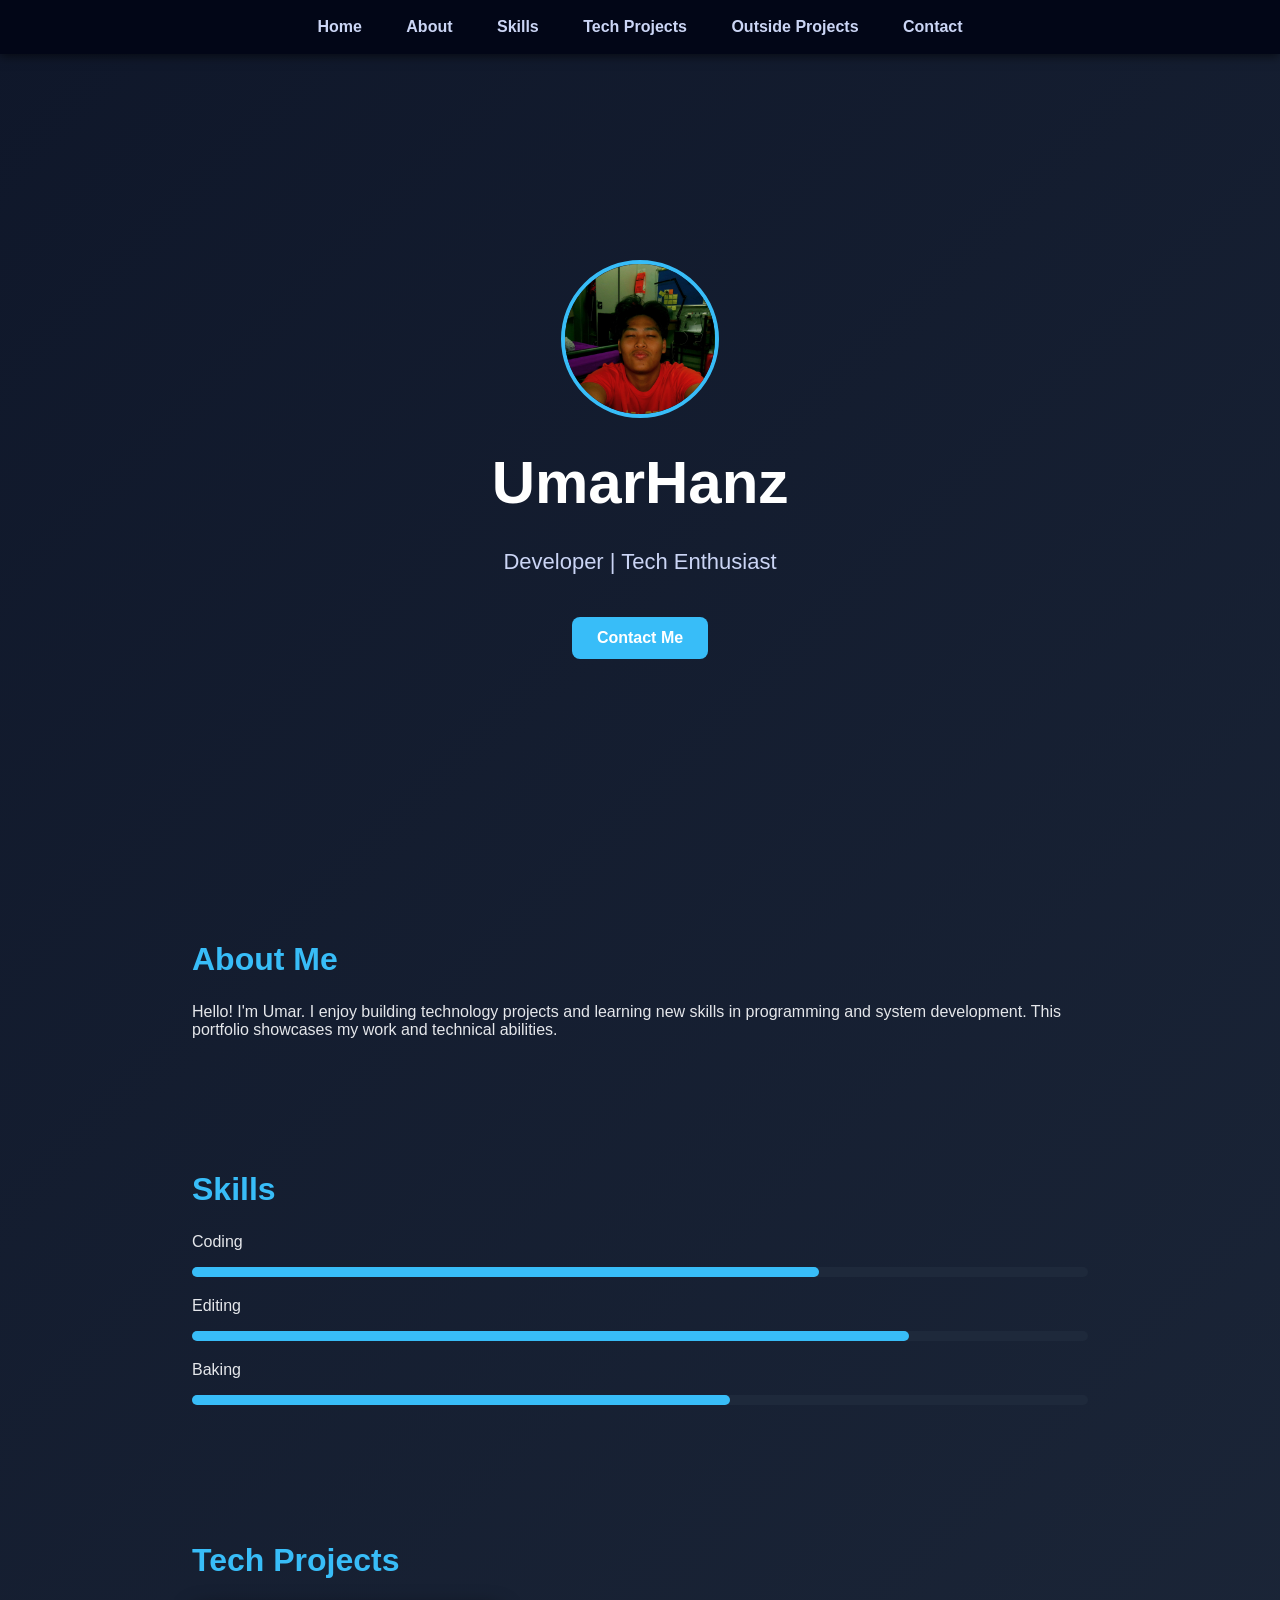
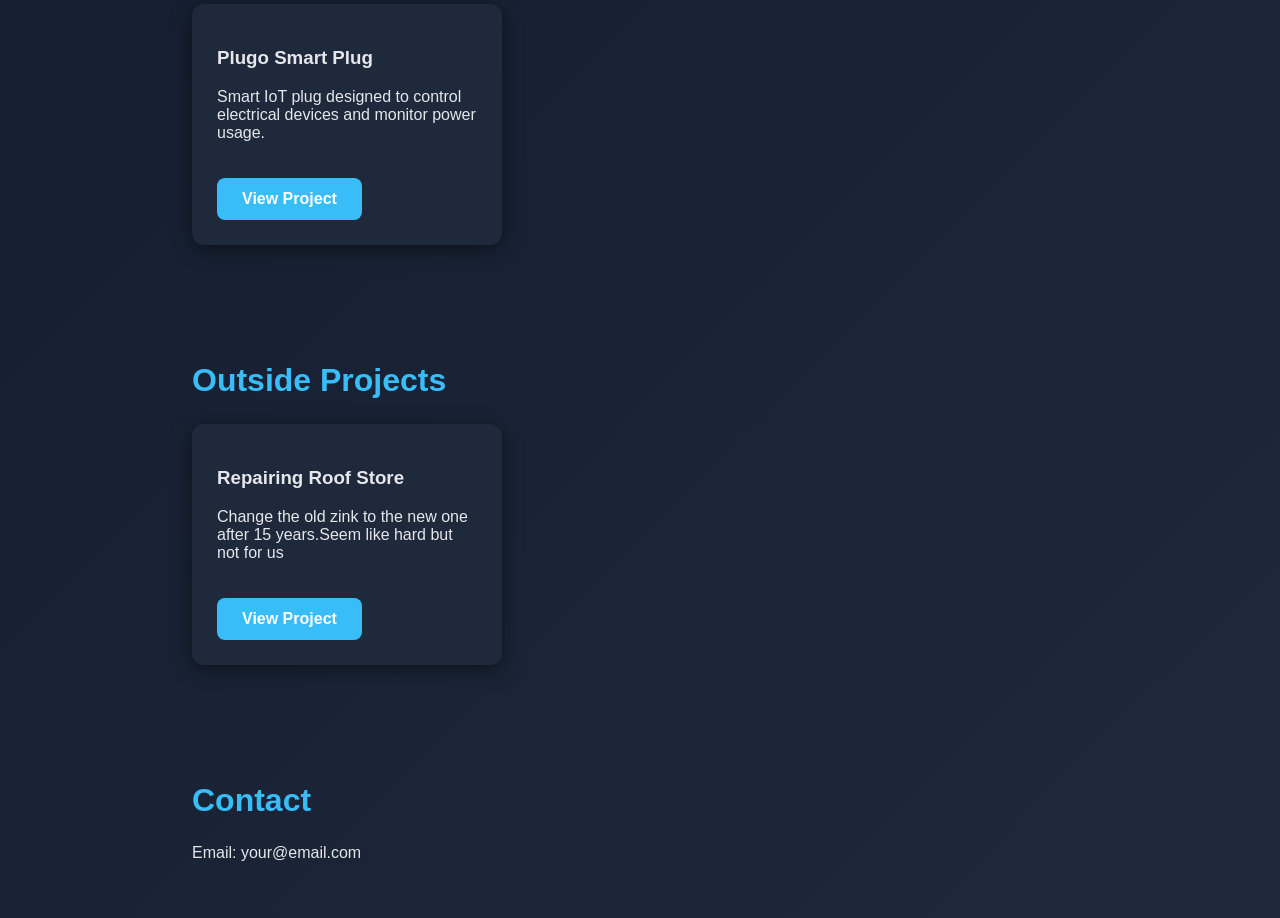
<file: index.html>
<!DOCTYPE html>
<html>

<head>

<title>UmarHanz Portfolio</title>
<link rel="stylesheet" href="style.css">

</head>

<body>

<nav>
<a href="#home">Home</a>
<a href="#about">About</a>
<a href="#skills">Skills</a>
<a href="#tech-projects">Tech Projects</a>
<a href="#outside-projects">Outside Projects</a>
<a href="#contact">Contact</a>
</nav>


<header id="home">

<img src="profile1.jpg" class="profile-pic">

<h1>UmarHanz</h1>

<p>Developer | Tech Enthusiast</p>

<a href="#contact" class="btn">Contact Me</a>

</header>


<section id="about">

<h2>About Me</h2>

<p>
Hello! I'm Umar. I enjoy building technology projects and learning new skills in programming and system development. This portfolio showcases my work and technical abilities.
</p>

</section>


<section id="skills">

<h2>Skills</h2>

<p>Coding</p>
<div class="skill-bar">
<div class="skill-level" style="width:70%"></div>
</div>

<p>Editing</p>
<div class="skill-bar">
<div class="skill-level" style="width:80%"></div>
</div>

<p>Baking</p>
<div class="skill-bar">
<div class="skill-level" style="width:60%"></div>
</div>

</section>


<section id="tech-projects">

<h2>Tech Projects</h2>

<div class="projects-container">

<div class="project-card">

<h3>Plugo Smart Plug</h3>

<p>Smart IoT plug designed to control electrical devices and monitor power usage.</p>

<a href="techproject1.html" class="btn">View Project</a>

</section>

<section id="outside-projects">

<h2>Outside Projects</h2>

<div class="projects-container">

<div class="project-card">

<h3>Repairing Roof Store</h3>

<p>Change the old zink to the new one after 15 years.Seem like hard but not for us</p>

<a href="outsideproject1.html" class="btn">View Project</a>

</div>

</div>

</section>


<section id="contact">

<h2>Contact</h2>

<p>Email: your@email.com</p>

</section>

</body>

</html>
</file>
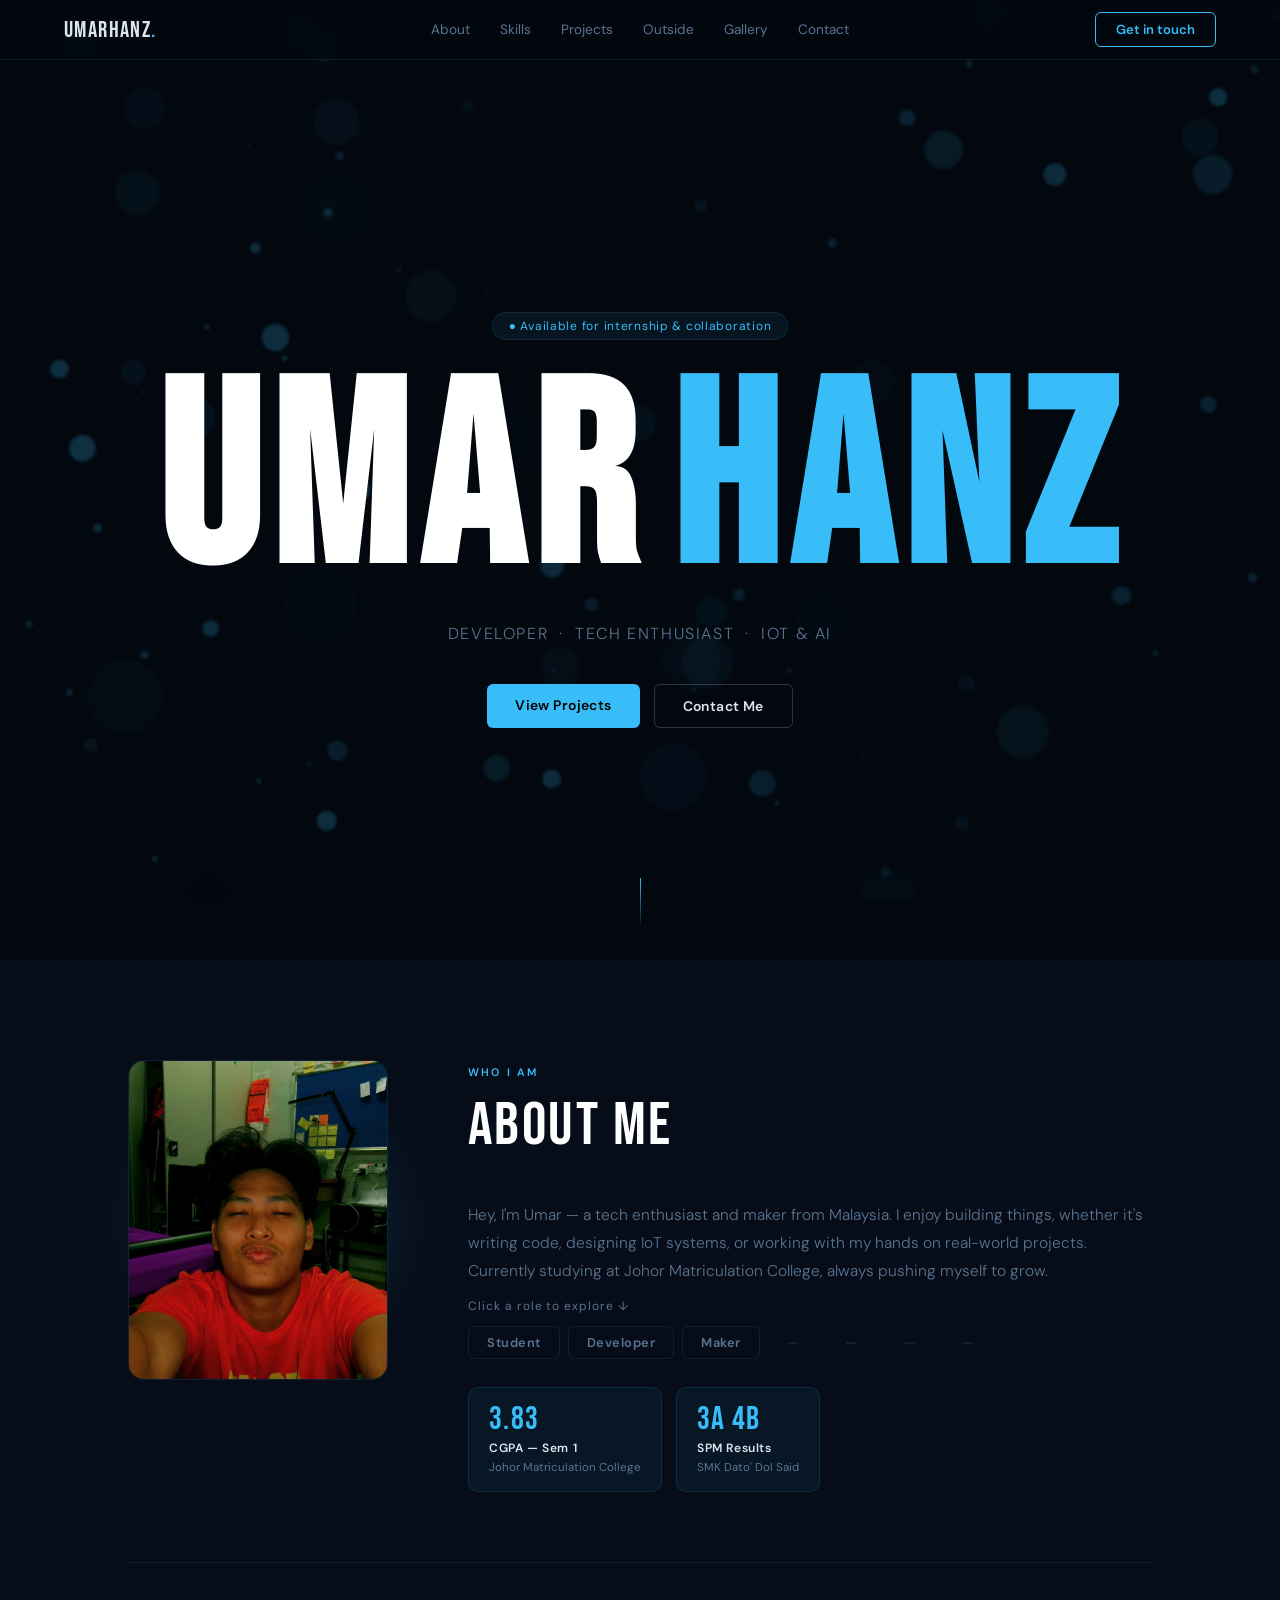
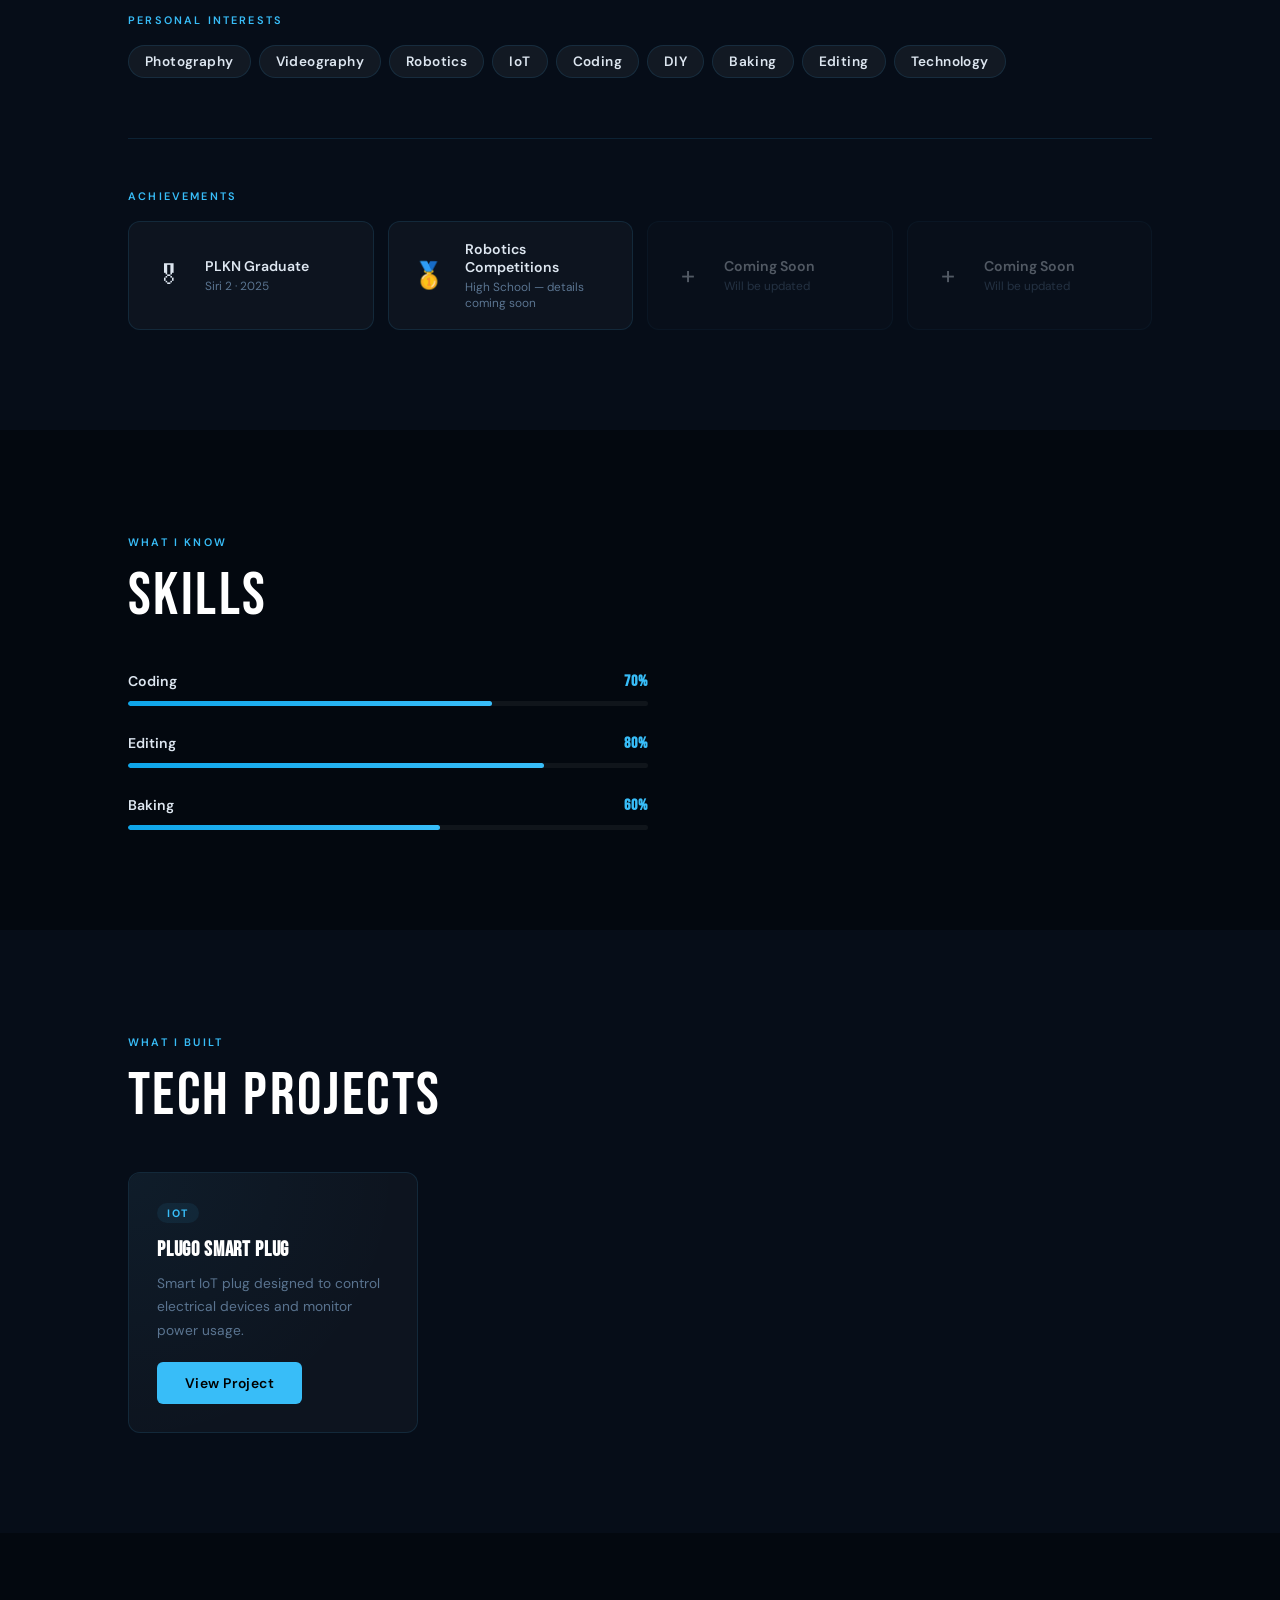
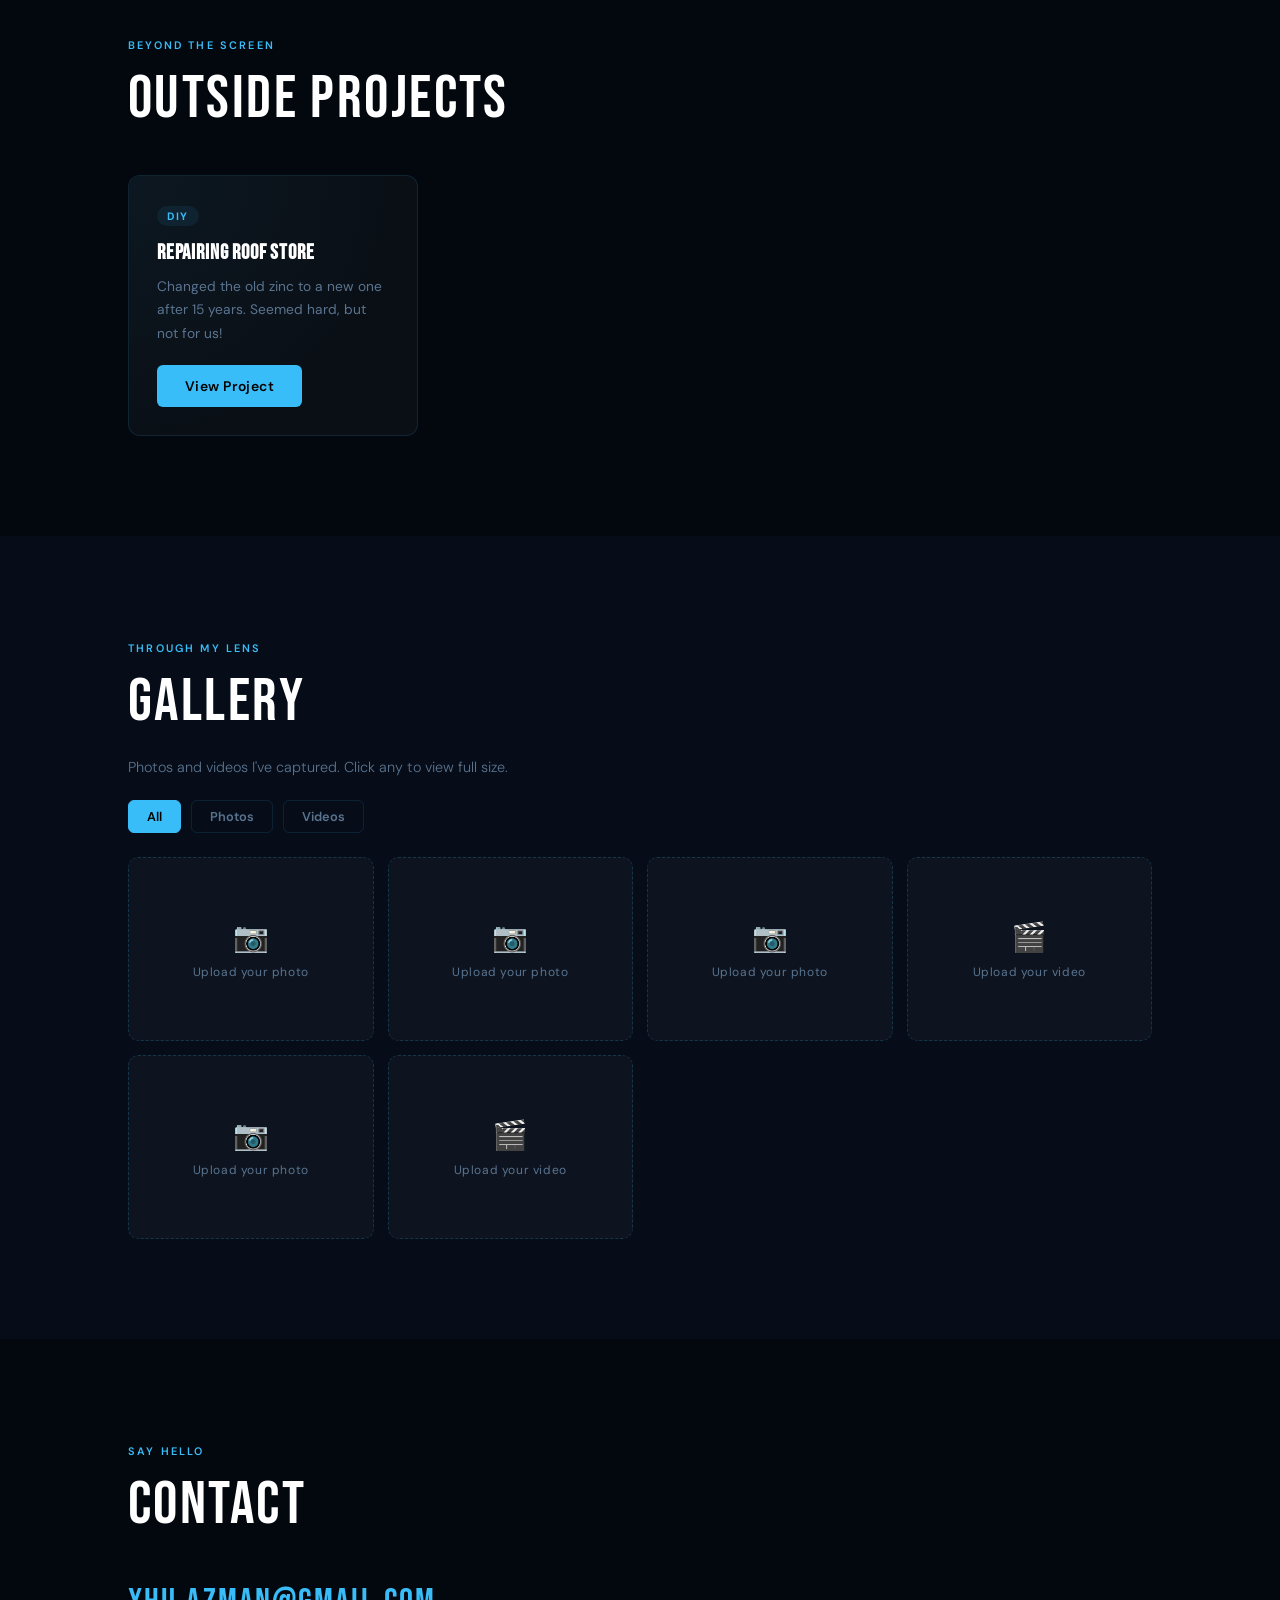
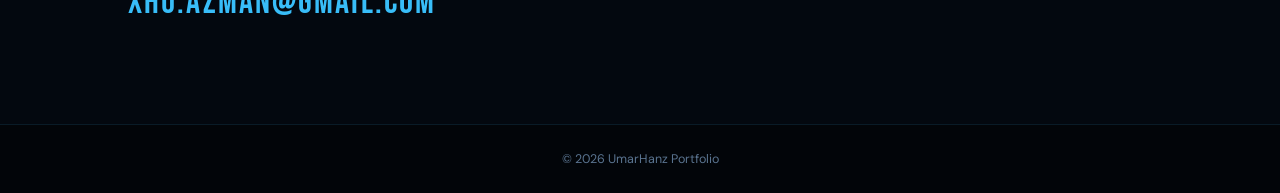
<file: public/index.html>
<!DOCTYPE html>
<html lang="en">
<head>
    <meta charset="UTF-8">
    <meta name="viewport" content="width=device-width, initial-scale=1.0">
    <title>UmarHanz Portfolio</title>
    <link rel="preconnect" href="https://fonts.googleapis.com">
    <link rel="preconnect" href="https://fonts.gstatic.com" crossorigin>
    <link href="https://fonts.googleapis.com/css2?family=Bebas+Neue&family=DM+Sans:wght@300;400;600&display=swap" rel="stylesheet">
    <link rel="stylesheet" href="style.css">
</head>
<body class="dark-theme">
    <canvas id="particleCanvas"></canvas>

    <!-- NAV -->
    <nav>
        <span class="nav-logo">UmarHanz<span class="dot">.</span></span>
        <div class="nav-links">
            <a href="#about">About</a>
            <a href="#skills">Skills</a>
            <a href="#tech-projects">Projects</a>
            <a href="#outside-projects">Outside</a>
            <a href="#gallery">Gallery</a>
            <a href="#contact">Contact</a>
        </div>
        <a href="#contact" class="nav-cta">Get in touch</a>
    </nav>

    <!-- HERO -->
    <header id="home">
        <div class="hero-badge">&#9679; Available for internship &amp; collaboration</div>
        <h1 class="hero-name">
            <span class="line">Umar</span><span class="line accent">Hanz</span>
        </h1>
        <p class="hero-sub">Developer &nbsp;&middot;&nbsp; Tech Enthusiast &nbsp;&middot;&nbsp; IoT &amp; AI</p>
        <div class="hero-btns">
            <a href="#tech-projects" class="btn btn-primary">View Projects</a>
            <a href="#contact" class="btn btn-outline">Contact Me</a>
        </div>
        <div class="scroll-hint"><div class="scroll-line"></div></div>
    </header>

    <!-- ABOUT -->
    <section id="about">
        <div class="about-top">
            <div class="about-photo-wrap reveal-fade">
                <img src="profile1.jpg" class="profile-pic" alt="Umar's Photo">
                <div class="photo-glow"></div>
            </div>
            <div class="about-right">
                <span class="section-tag">Who I am</span>
                <h2>About Me</h2>
                <p class="about-bio">Hey, I'm Umar — a tech enthusiast and maker from Malaysia. I enjoy building things, whether it's writing code, designing IoT systems, or working with my hands on real-world projects. Currently studying at Johor Matriculation College, always pushing myself to grow.</p>

                <p class="role-hint">Click a role to explore &darr;</p>
                <div class="role-tabs">
                    <a href="about-student.html" class="role-tab">Student</a>
                    <a href="about-developer.html" class="role-tab">Developer</a>
                    <a href="about-maker.html" class="role-tab">Maker</a>
                    <span class="role-tab locked">&#8212;</span>
                    <span class="role-tab locked">&#8212;</span>
                    <span class="role-tab locked">&#8212;</span>
                    <span class="role-tab locked">&#8212;</span>
                </div>

                <!-- Quick stats always visible -->
                <div class="stats-row">
                    <div class="stat-card">
                        <span class="stat-val">3.83</span>
                        <span class="stat-label">CGPA &mdash; Sem 1</span>
                        <span class="stat-sub">Johor Matriculation College</span>
                    </div>
                    <div class="stat-card">
                        <span class="stat-val">3A 4B</span>
                        <span class="stat-label">SPM Results</span>
                        <span class="stat-sub">SMK Dato' Dol Said</span>
                    </div>
                </div>
            </div>
        </div>

        <!-- Interests -->
        <div class="about-block reveal-fade">
            <span class="section-tag">Personal Interests</span>
            <div class="chip-row large">
                <span class="chip">Photography</span>
                <span class="chip">Videography</span>
                <span class="chip">Robotics</span>
                <span class="chip">IoT</span>
                <span class="chip">Coding</span>
                <span class="chip">DIY</span>
                <span class="chip">Baking</span>
                <span class="chip">Editing</span>
                <span class="chip">Technology</span>
            </div>
        </div>

        <!-- Achievements -->
        <div class="about-block reveal-fade">
            <span class="section-tag">Achievements</span>
            <div class="ach-grid">
                <div class="ach-card">
                    <div class="ach-icon">&#127894;</div>
                    <div class="ach-info">
                        <span class="ach-title">PLKN Graduate</span>
                        <span class="ach-sub">Siri 2 &middot; 2025</span>
                    </div>
                </div>
                <div class="ach-card">
                    <div class="ach-icon">&#129351;</div>
                    <div class="ach-info">
                        <span class="ach-title">Robotics Competitions</span>
                        <span class="ach-sub">High School &mdash; details coming soon</span>
                    </div>
                </div>
                <div class="ach-card ach-empty">
                    <div class="ach-icon">+</div>
                    <div class="ach-info"><span class="ach-title">Coming Soon</span><span class="ach-sub">Will be updated</span></div>
                </div>
                <div class="ach-card ach-empty">
                    <div class="ach-icon">+</div>
                    <div class="ach-info"><span class="ach-title">Coming Soon</span><span class="ach-sub">Will be updated</span></div>
                </div>
            </div>
        </div>
    </section>

    <!-- SKILLS -->
    <section id="skills">
        <span class="section-tag">What I know</span>
        <h2>Skills</h2>
        <div class="skills-list">
            <div class="skill-item">
                <div class="skill-header"><span>Coding</span><span class="skill-pct">70%</span></div>
                <div class="skill-bar"><div class="skill-level" style="width:70%"></div></div>
            </div>
            <div class="skill-item">
                <div class="skill-header"><span>Editing</span><span class="skill-pct">80%</span></div>
                <div class="skill-bar"><div class="skill-level" style="width:80%"></div></div>
            </div>
            <div class="skill-item">
                <div class="skill-header"><span>Baking</span><span class="skill-pct">60%</span></div>
                <div class="skill-bar"><div class="skill-level" style="width:60%"></div></div>
            </div>
        </div>
    </section>

    <!-- TECH PROJECTS -->
    <section id="tech-projects">
        <span class="section-tag">What I built</span>
        <h2>Tech Projects</h2>
        <div class="projects-container">
            <div class="project-card">
                <div class="card-tag">IoT</div>
                <h3>Plugo Smart Plug</h3>
                <p>Smart IoT plug designed to control electrical devices and monitor power usage.</p>
                <a href="techproject1.html" class="btn btn-primary">View Project</a>
            </div>
        </div>
    </section>

    <!-- OUTSIDE PROJECTS -->
    <section id="outside-projects">
        <span class="section-tag">Beyond the screen</span>
        <h2>Outside Projects</h2>
        <div class="projects-container">
            <div class="project-card">
                <div class="card-tag">DIY</div>
                <h3>Repairing Roof Store</h3>
                <p>Changed the old zinc to a new one after 15 years. Seemed hard, but not for us!</p>
                <a href="outsideproject1.html" class="btn btn-primary">View Project</a>
            </div>
        </div>
    </section>

    <!-- GALLERY -->
    <section id="gallery">
        <span class="section-tag">Through my lens</span>
        <h2>Gallery</h2>
        <p class="gallery-intro">Photos and videos I've captured. Click any to view full size.</p>
        <div class="gallery-tabs">
            <button class="gtab active" data-filter="all">All</button>
            <button class="gtab" data-filter="photo">Photos</button>
            <button class="gtab" data-filter="video">Videos</button>
        </div>
        <div class="gallery-grid">
            <!-- TO ADD PHOTOS: replace gallery-ph div with: <img src="your-image-url.jpg" alt="description"> -->
            <!-- TO ADD VIDEOS: replace gallery-ph div with: <video src="your-video-url.mp4" muted></video> -->
            <div class="gallery-item" data-type="photo" data-src="">
                <div class="gallery-ph"><span>&#128247;</span><p>Upload your photo</p></div>
            </div>
            <div class="gallery-item" data-type="photo" data-src="">
                <div class="gallery-ph"><span>&#128247;</span><p>Upload your photo</p></div>
            </div>
            <div class="gallery-item" data-type="photo" data-src="">
                <div class="gallery-ph"><span>&#128247;</span><p>Upload your photo</p></div>
            </div>
            <div class="gallery-item" data-type="video" data-src="">
                <div class="gallery-ph"><span>&#127916;</span><p>Upload your video</p></div>
            </div>
            <div class="gallery-item" data-type="photo" data-src="">
                <div class="gallery-ph"><span>&#128247;</span><p>Upload your photo</p></div>
            </div>
            <div class="gallery-item" data-type="video" data-src="">
                <div class="gallery-ph"><span>&#127916;</span><p>Upload your video</p></div>
            </div>
        </div>
    </section>

    <!-- LIGHTBOX -->
    <div id="lightbox" class="lightbox">
        <button class="lb-close" id="lbClose">&#10005;</button>
        <button class="lb-arrow lb-prev" id="lbPrev">&#8592;</button>
        <button class="lb-arrow lb-next" id="lbNext">&#8594;</button>
        <div class="lb-content" id="lbContent"></div>
    </div>

    <!-- CONTACT -->
    <section id="contact">
        <span class="section-tag">Say hello</span>
        <h2>Contact</h2>
        <p class="contact-email">xhu.azman@gmail.com</p>
    </section>

    <footer><p>&copy; 2026 UmarHanz Portfolio</p></footer>

    <script>
    /* ── Particles ── */
    const canvas = document.getElementById('particleCanvas');
    const ctx = canvas.getContext('2d');
    let particles = [];
    function init() {
        canvas.width = window.innerWidth; canvas.height = window.innerHeight;
        particles = [];
        for (let i = 0; i < 110; i++) {
            const r = Math.pow(Math.random(), 3) * 40 + 1;
            particles.push({ x: Math.random()*canvas.width, y: Math.random()*canvas.height, radius: r, vx: (Math.random()-0.5)*1.1, vy: (Math.random()-0.5)*1.1, opacity: r>20 ? Math.random()*0.18 : Math.random()*0.55+0.15 });
        }
    }
    function draw() {
        ctx.clearRect(0,0,canvas.width,canvas.height);
        particles.forEach(p => {
            ctx.beginPath(); ctx.arc(p.x,p.y,p.radius,0,Math.PI*2);
            ctx.fillStyle='rgba(56,189,248,'+p.opacity+')'; ctx.fill();
            p.x+=p.vx; p.y+=p.vy;
            if(p.x<-p.radius) p.x=canvas.width+p.radius;
            if(p.x>canvas.width+p.radius) p.x=-p.radius;
            if(p.y<-p.radius) p.y=canvas.height+p.radius;
            if(p.y>canvas.height+p.radius) p.y=-p.radius;
        });
        requestAnimationFrame(draw);
    }
    window.addEventListener('resize', init); init(); draw();

    /* ── Gallery Lightbox ── */
    const lightbox = document.getElementById('lightbox');
    const lbContent = document.getElementById('lbContent');
    let galleryItems = [];
    let currentIndex = 0;

    function buildGallery() {
        galleryItems = [];
        document.querySelectorAll('.gallery-item').forEach((item, idx) => {
            const img = item.querySelector('img');
            const vid = item.querySelector('video');
            const src = img ? img.src : (vid ? vid.src : '');
            const type = item.dataset.type;
            if (src) galleryItems.push({ src, type, idx: galleryItems.length });

            if (src) {
                item.style.cursor = 'pointer';
                item.addEventListener('click', () => openLightbox(galleryItems.length - 1));
            }
        });
    }

    function openLightbox(index) {
        if (galleryItems.length === 0) return;
        currentIndex = index;
        showLbItem(currentIndex);
        lightbox.classList.add('active');
        document.body.style.overflow = 'hidden';
    }

    function showLbItem(index) {
        const item = galleryItems[index];
        lbContent.innerHTML = '';
        if (item.type === 'video') {
            const v = document.createElement('video');
            v.src = item.src; v.controls = true; v.autoplay = true;
            v.style.maxHeight = '80vh'; v.style.maxWidth = '90vw';
            lbContent.appendChild(v);
        } else {
            const img = document.createElement('img');
            img.src = item.src; img.alt = '';
            img.style.maxHeight = '85vh'; img.style.maxWidth = '90vw';
            img.style.borderRadius = '8px';
            lbContent.appendChild(img);
        }
    }

    function closeLightbox() {
        lightbox.classList.remove('active');
        document.body.style.overflow = '';
        lbContent.innerHTML = '';
    }

    document.getElementById('lbClose').addEventListener('click', closeLightbox);
    document.getElementById('lbPrev').addEventListener('click', () => {
        currentIndex = (currentIndex - 1 + galleryItems.length) % galleryItems.length;
        showLbItem(currentIndex);
    });
    document.getElementById('lbNext').addEventListener('click', () => {
        currentIndex = (currentIndex + 1) % galleryItems.length;
        showLbItem(currentIndex);
    });
    lightbox.addEventListener('click', e => { if (e.target === lightbox) closeLightbox(); });
    document.addEventListener('keydown', e => {
        if (!lightbox.classList.contains('active')) return;
        if (e.key === 'Escape') closeLightbox();
        if (e.key === 'ArrowLeft') document.getElementById('lbPrev').click();
        if (e.key === 'ArrowRight') document.getElementById('lbNext').click();
    });

    /* ── Gallery Filter ── */
    document.querySelectorAll('.gtab').forEach(tab => {
        tab.addEventListener('click', () => {
            document.querySelectorAll('.gtab').forEach(t => t.classList.remove('active'));
            tab.classList.add('active');
            const filter = tab.dataset.filter;
            document.querySelectorAll('.gallery-item').forEach(item => {
                item.style.display = (filter==='all' || item.dataset.type===filter) ? 'block' : 'none';
            });
        });
    });

    /* ── Scroll Reveal ── */
    const ro = new IntersectionObserver(entries => {
        entries.forEach(e => { if(e.isIntersecting) e.target.classList.add('visible'); });
    }, { threshold: 0.1 });
    document.querySelectorAll('.reveal-fade').forEach(el => ro.observe(el));

    /* ── Nav Active ── */
    const secs = document.querySelectorAll('header, section');
    const nLinks = document.querySelectorAll('nav .nav-links a');
    const nio = new IntersectionObserver(entries => {
        entries.forEach(entry => {
            if(entry.isIntersecting) {
                const id = entry.target.id;
                nLinks.forEach(a => a.classList.toggle('active', a.getAttribute('href')==='#'+id));
            }
        });
    }, { threshold: 0.3 });
    secs.forEach(s => nio.observe(s));

    buildGallery();
    </script>
</body>
</html>
</file>
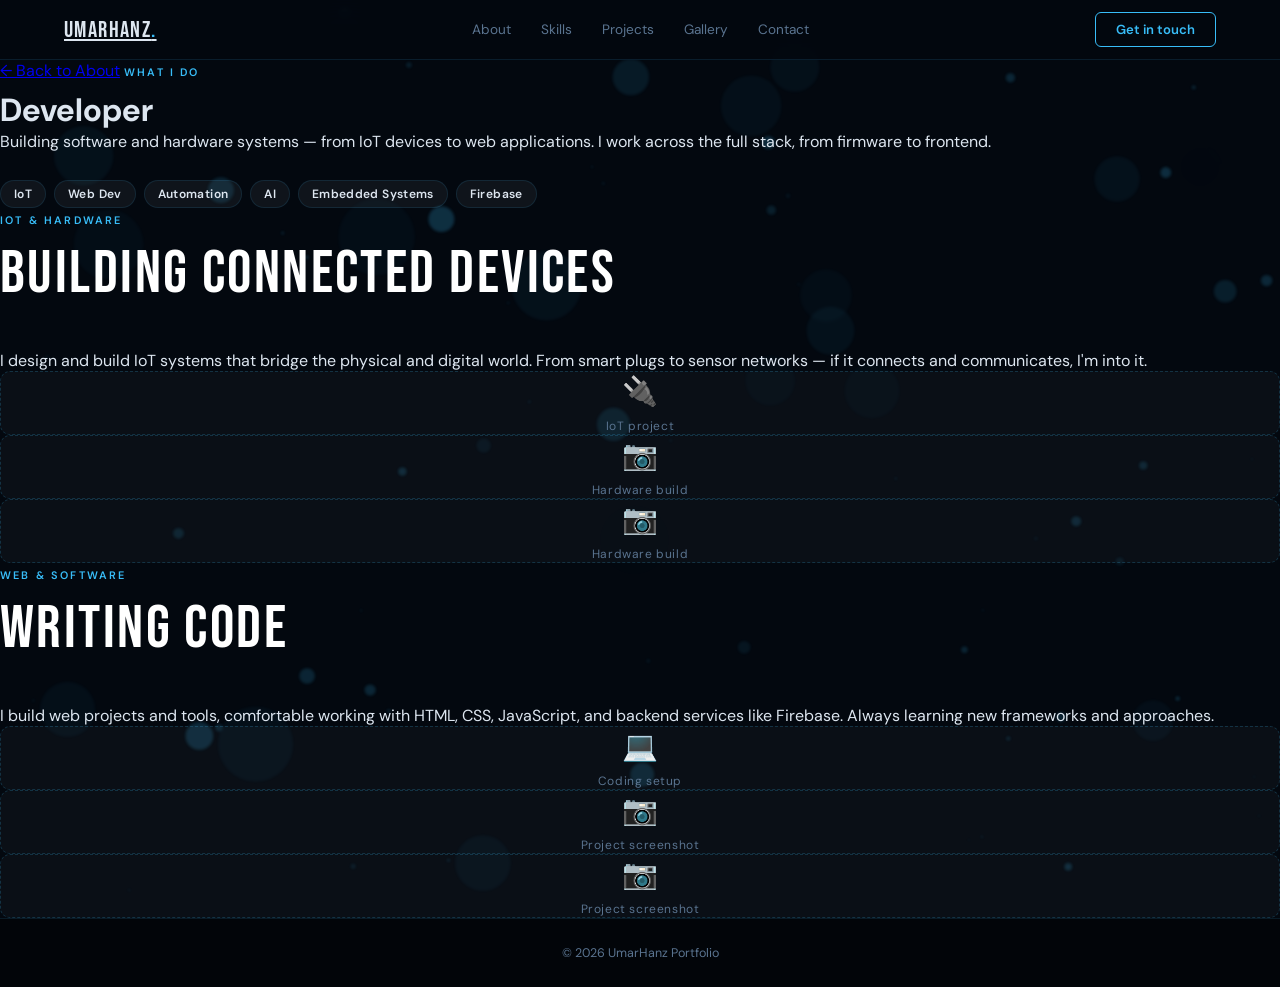
<file: public/about-developer.html>
<!DOCTYPE html>
<html lang="en">
<head>
    <meta charset="UTF-8">
    <meta name="viewport" content="width=device-width, initial-scale=1.0">
    <title>Developer — UmarHanz</title>
    <link rel="preconnect" href="https://fonts.googleapis.com">
    <link rel="preconnect" href="https://fonts.gstatic.com" crossorigin>
    <link href="https://fonts.googleapis.com/css2?family=Bebas+Neue&family=DM+Sans:wght@300;400;600&display=swap" rel="stylesheet">
    <link rel="stylesheet" href="style.css">
    <link rel="stylesheet" href="role-page.css">
</head>
<body>
    <canvas id="particleCanvas"></canvas>
    <nav>
        <a href="index.html" class="nav-logo">UmarHanz<span class="dot">.</span></a>
        <div class="nav-links">
            <a href="index.html#about">About</a>
            <a href="index.html#skills">Skills</a>
            <a href="index.html#tech-projects">Projects</a>
            <a href="index.html#gallery">Gallery</a>
            <a href="index.html#contact">Contact</a>
        </div>
        <a href="index.html#contact" class="nav-cta">Get in touch</a>
    </nav>

    <div class="role-hero">
        <a href="index.html#about" class="back-link">&#8592; Back to About</a>
        <span class="section-tag">What I do</span>
        <h1>Developer</h1>
        <p class="role-desc">Building software and hardware systems — from IoT devices to web applications. I work across the full stack, from firmware to frontend.</p>
        <div class="chip-row" style="margin-top:28px;">
            <span class="chip">IoT</span>
            <span class="chip">Web Dev</span>
            <span class="chip">Automation</span>
            <span class="chip">AI</span>
            <span class="chip">Embedded Systems</span>
            <span class="chip">Firebase</span>
        </div>
    </div>

    <div class="role-content">

        <div class="role-section">
            <span class="section-tag">IoT &amp; Hardware</span>
            <h2>Building Connected Devices</h2>
            <p class="role-text">I design and build IoT systems that bridge the physical and digital world. From smart plugs to sensor networks — if it connects and communicates, I'm into it.</p>
            <div class="role-photo-grid">
                <div class="role-photo-item">
                    <div class="gallery-ph"><span>&#128268;</span><p>IoT project</p></div>
                </div>
                <div class="role-photo-item">
                    <div class="gallery-ph"><span>&#128247;</span><p>Hardware build</p></div>
                </div>
                <div class="role-photo-item">
                    <div class="gallery-ph"><span>&#128247;</span><p>Hardware build</p></div>
                </div>
            </div>
        </div>

        <div class="role-section">
            <span class="section-tag">Web &amp; Software</span>
            <h2>Writing Code</h2>
            <p class="role-text">I build web projects and tools, comfortable working with HTML, CSS, JavaScript, and backend services like Firebase. Always learning new frameworks and approaches.</p>
            <div class="role-photo-grid">
                <div class="role-photo-item">
                    <div class="gallery-ph"><span>&#128187;</span><p>Coding setup</p></div>
                </div>
                <div class="role-photo-item">
                    <div class="gallery-ph"><span>&#128247;</span><p>Project screenshot</p></div>
                </div>
                <div class="role-photo-item">
                    <div class="gallery-ph"><span>&#128247;</span><p>Project screenshot</p></div>
                </div>
            </div>
        </div>

    </div>

    <div id="lightbox" class="lightbox">
        <button class="lb-close" id="lbClose">&#10005;</button>
        <div class="lb-content" id="lbContent"></div>
    </div>

    <footer><p>&copy; 2026 UmarHanz Portfolio</p></footer>

    <script>
    const canvas = document.getElementById('particleCanvas');
    const ctx = canvas.getContext('2d'); let particles = [];
    function init() { canvas.width=window.innerWidth; canvas.height=window.innerHeight; particles=[]; for(let i=0;i<80;i++){const r=Math.pow(Math.random(),3)*40+1; particles.push({x:Math.random()*canvas.width,y:Math.random()*canvas.height,radius:r,vx:(Math.random()-0.5)*1.1,vy:(Math.random()-0.5)*1.1,opacity:r>20?Math.random()*0.18:Math.random()*0.55+0.15});}}
    function draw() { ctx.clearRect(0,0,canvas.width,canvas.height); particles.forEach(p=>{ctx.beginPath();ctx.arc(p.x,p.y,p.radius,0,Math.PI*2);ctx.fillStyle='rgba(56,189,248,'+p.opacity+')';ctx.fill();p.x+=p.vx;p.y+=p.vy;if(p.x<-p.radius)p.x=canvas.width+p.radius;if(p.x>canvas.width+p.radius)p.x=-p.radius;if(p.y<-p.radius)p.y=canvas.height+p.radius;if(p.y>canvas.height+p.radius)p.y=-p.radius;}); requestAnimationFrame(draw);}
    window.addEventListener('resize',init); init(); draw();

    document.querySelectorAll('.role-photo-item').forEach(item => {
        item.addEventListener('click', () => {
            const img = item.querySelector('img');
            if (!img) return;
            document.getElementById('lbContent').innerHTML = '';
            const i = document.createElement('img');
            i.src = img.src; i.style.maxHeight='85vh'; i.style.maxWidth='90vw'; i.style.borderRadius='8px';
            document.getElementById('lbContent').appendChild(i);
            document.getElementById('lightbox').classList.add('active');
            document.body.style.overflow='hidden';
        });
    });
    document.getElementById('lbClose').addEventListener('click', () => { document.getElementById('lightbox').classList.remove('active'); document.body.style.overflow=''; });
    document.getElementById('lightbox').addEventListener('click', e => { if(e.target===document.getElementById('lightbox')){ document.getElementById('lightbox').classList.remove('active'); document.body.style.overflow=''; }});
    document.addEventListener('keydown', e => { if(e.key==='Escape'){ document.getElementById('lightbox').classList.remove('active'); document.body.style.overflow=''; }});
    </script>
</body>
</html>
</file>
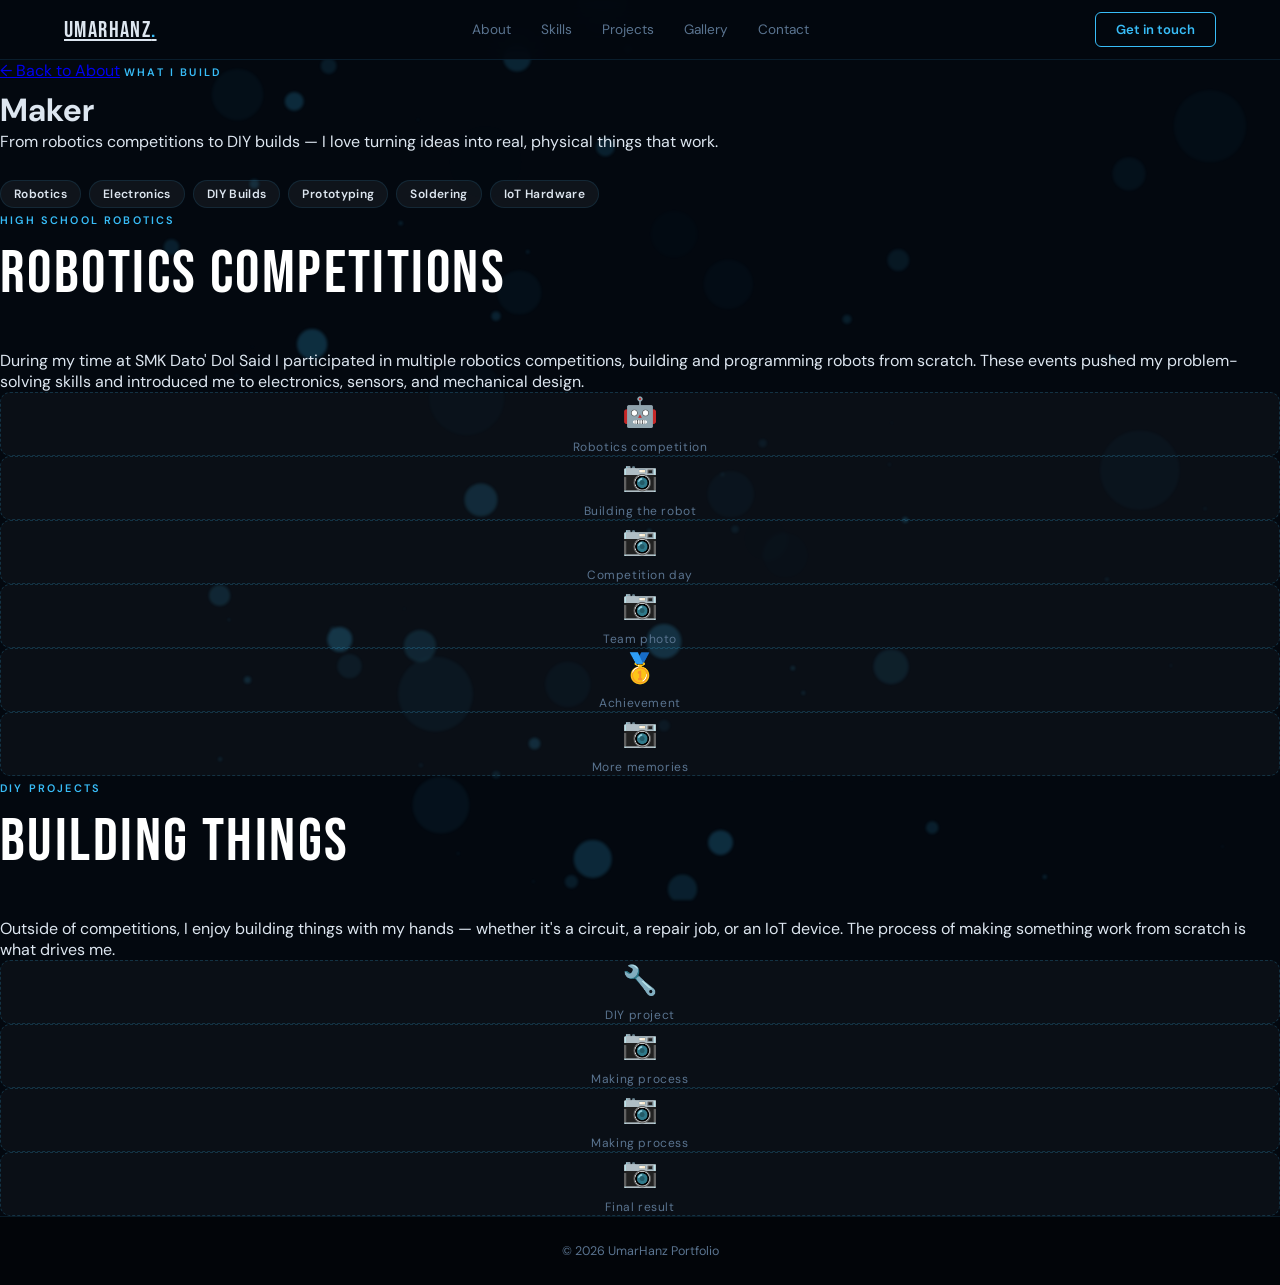
<file: public/about-maker.html>
<!DOCTYPE html>
<html lang="en">
<head>
    <meta charset="UTF-8">
    <meta name="viewport" content="width=device-width, initial-scale=1.0">
    <title>Maker — UmarHanz</title>
    <link rel="preconnect" href="https://fonts.googleapis.com">
    <link rel="preconnect" href="https://fonts.gstatic.com" crossorigin>
    <link href="https://fonts.googleapis.com/css2?family=Bebas+Neue&family=DM+Sans:wght@300;400;600&display=swap" rel="stylesheet">
    <link rel="stylesheet" href="style.css">
    <link rel="stylesheet" href="role-page.css">
</head>
<body>
    <canvas id="particleCanvas"></canvas>
    <nav>
        <a href="index.html" class="nav-logo">UmarHanz<span class="dot">.</span></a>
        <div class="nav-links">
            <a href="index.html#about">About</a>
            <a href="index.html#skills">Skills</a>
            <a href="index.html#tech-projects">Projects</a>
            <a href="index.html#gallery">Gallery</a>
            <a href="index.html#contact">Contact</a>
        </div>
        <a href="index.html#contact" class="nav-cta">Get in touch</a>
    </nav>

    <div class="role-hero">
        <a href="index.html#about" class="back-link">&#8592; Back to About</a>
        <span class="section-tag">What I build</span>
        <h1>Maker</h1>
        <p class="role-desc">From robotics competitions to DIY builds — I love turning ideas into real, physical things that work.</p>
        <div class="chip-row" style="margin-top:28px;">
            <span class="chip">Robotics</span>
            <span class="chip">Electronics</span>
            <span class="chip">DIY Builds</span>
            <span class="chip">Prototyping</span>
            <span class="chip">Soldering</span>
            <span class="chip">IoT Hardware</span>
        </div>
    </div>

    <div class="role-content">

        <div class="role-section">
            <span class="section-tag">High School Robotics</span>
            <h2>Robotics Competitions</h2>
            <p class="role-text">During my time at SMK Dato' Dol Said I participated in multiple robotics competitions, building and programming robots from scratch. These events pushed my problem-solving skills and introduced me to electronics, sensors, and mechanical design.</p>
            <!-- TO ADD PHOTOS: replace gallery-ph with <img src="your-firebase-url.jpg"> -->
            <div class="role-photo-grid">
                <div class="role-photo-item">
                    <div class="gallery-ph"><span>&#129302;</span><p>Robotics competition</p></div>
                </div>
                <div class="role-photo-item">
                    <div class="gallery-ph"><span>&#128247;</span><p>Building the robot</p></div>
                </div>
                <div class="role-photo-item">
                    <div class="gallery-ph"><span>&#128247;</span><p>Competition day</p></div>
                </div>
                <div class="role-photo-item">
                    <div class="gallery-ph"><span>&#128247;</span><p>Team photo</p></div>
                </div>
                <div class="role-photo-item">
                    <div class="gallery-ph"><span>&#129351;</span><p>Achievement</p></div>
                </div>
                <div class="role-photo-item">
                    <div class="gallery-ph"><span>&#128247;</span><p>More memories</p></div>
                </div>
            </div>
        </div>

        <div class="role-section">
            <span class="section-tag">DIY Projects</span>
            <h2>Building Things</h2>
            <p class="role-text">Outside of competitions, I enjoy building things with my hands — whether it's a circuit, a repair job, or an IoT device. The process of making something work from scratch is what drives me.</p>
            <div class="role-photo-grid">
                <div class="role-photo-item">
                    <div class="gallery-ph"><span>&#128295;</span><p>DIY project</p></div>
                </div>
                <div class="role-photo-item">
                    <div class="gallery-ph"><span>&#128247;</span><p>Making process</p></div>
                </div>
                <div class="role-photo-item">
                    <div class="gallery-ph"><span>&#128247;</span><p>Making process</p></div>
                </div>
                <div class="role-photo-item">
                    <div class="gallery-ph"><span>&#128247;</span><p>Final result</p></div>
                </div>
            </div>
        </div>

    </div>

    <div id="lightbox" class="lightbox">
        <button class="lb-close" id="lbClose">&#10005;</button>
        <div class="lb-content" id="lbContent"></div>
    </div>

    <footer><p>&copy; 2026 UmarHanz Portfolio</p></footer>

    <script>
    const canvas = document.getElementById('particleCanvas');
    const ctx = canvas.getContext('2d'); let particles = [];
    function init() { canvas.width=window.innerWidth; canvas.height=window.innerHeight; particles=[]; for(let i=0;i<80;i++){const r=Math.pow(Math.random(),3)*40+1; particles.push({x:Math.random()*canvas.width,y:Math.random()*canvas.height,radius:r,vx:(Math.random()-0.5)*1.1,vy:(Math.random()-0.5)*1.1,opacity:r>20?Math.random()*0.18:Math.random()*0.55+0.15});}}
    function draw() { ctx.clearRect(0,0,canvas.width,canvas.height); particles.forEach(p=>{ctx.beginPath();ctx.arc(p.x,p.y,p.radius,0,Math.PI*2);ctx.fillStyle='rgba(56,189,248,'+p.opacity+')';ctx.fill();p.x+=p.vx;p.y+=p.vy;if(p.x<-p.radius)p.x=canvas.width+p.radius;if(p.x>canvas.width+p.radius)p.x=-p.radius;if(p.y<-p.radius)p.y=canvas.height+p.radius;if(p.y>canvas.height+p.radius)p.y=-p.radius;}); requestAnimationFrame(draw);}
    window.addEventListener('resize',init); init(); draw();

    document.querySelectorAll('.role-photo-item').forEach(item => {
        item.addEventListener('click', () => {
            const img = item.querySelector('img');
            if (!img) return;
            document.getElementById('lbContent').innerHTML = '';
            const i = document.createElement('img');
            i.src = img.src; i.style.maxHeight='85vh'; i.style.maxWidth='90vw'; i.style.borderRadius='8px';
            document.getElementById('lbContent').appendChild(i);
            document.getElementById('lightbox').classList.add('active');
            document.body.style.overflow='hidden';
        });
    });
    document.getElementById('lbClose').addEventListener('click', () => { document.getElementById('lightbox').classList.remove('active'); document.body.style.overflow=''; });
    document.getElementById('lightbox').addEventListener('click', e => { if(e.target===document.getElementById('lightbox')){ document.getElementById('lightbox').classList.remove('active'); document.body.style.overflow=''; }});
    document.addEventListener('keydown', e => { if(e.key==='Escape'){ document.getElementById('lightbox').classList.remove('active'); document.body.style.overflow=''; }});
    </script>
</body>
</html>
</file>
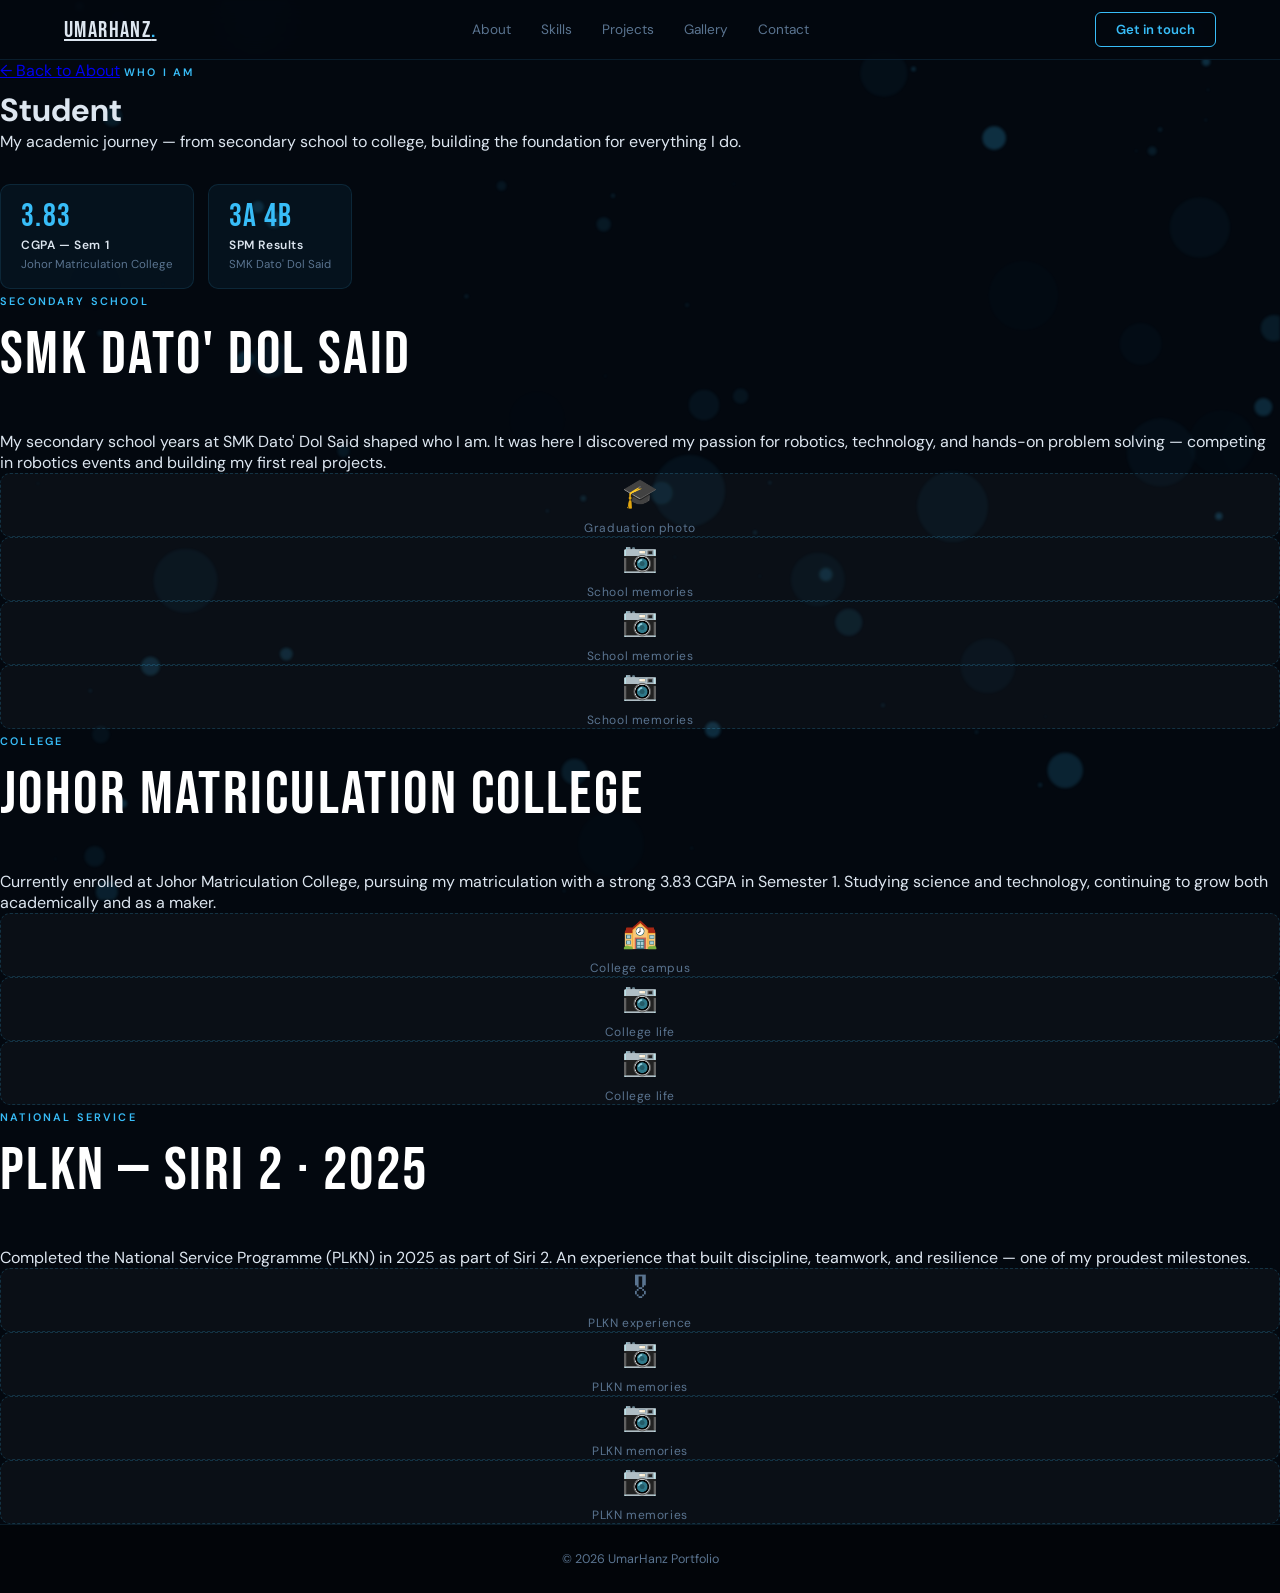
<file: public/about-student.html>
<!DOCTYPE html>
<html lang="en">
<head>
    <meta charset="UTF-8">
    <meta name="viewport" content="width=device-width, initial-scale=1.0">
    <title>Student — UmarHanz</title>
    <link rel="preconnect" href="https://fonts.googleapis.com">
    <link rel="preconnect" href="https://fonts.gstatic.com" crossorigin>
    <link href="https://fonts.googleapis.com/css2?family=Bebas+Neue&family=DM+Sans:wght@300;400;600&display=swap" rel="stylesheet">
    <link rel="stylesheet" href="style.css">
    <link rel="stylesheet" href="role-page.css">
</head>
<body>
    <canvas id="particleCanvas"></canvas>
    <nav>
        <a href="index.html" class="nav-logo">UmarHanz<span class="dot">.</span></a>
        <div class="nav-links">
            <a href="index.html#about">About</a>
            <a href="index.html#skills">Skills</a>
            <a href="index.html#tech-projects">Projects</a>
            <a href="index.html#gallery">Gallery</a>
            <a href="index.html#contact">Contact</a>
        </div>
        <a href="index.html#contact" class="nav-cta">Get in touch</a>
    </nav>

    <div class="role-hero">
        <a href="index.html#about" class="back-link">&#8592; Back to About</a>
        <span class="section-tag">Who I am</span>
        <h1>Student</h1>
        <p class="role-desc">My academic journey — from secondary school to college, building the foundation for everything I do.</p>
        <div class="stats-row" style="margin-top:32px;">
            <div class="stat-card">
                <span class="stat-val">3.83</span>
                <span class="stat-label">CGPA &mdash; Sem 1</span>
                <span class="stat-sub">Johor Matriculation College</span>
            </div>
            <div class="stat-card">
                <span class="stat-val">3A 4B</span>
                <span class="stat-label">SPM Results</span>
                <span class="stat-sub">SMK Dato' Dol Said</span>
            </div>
        </div>
    </div>

    <div class="role-content">

        <div class="role-section">
            <span class="section-tag">Secondary School</span>
            <h2>SMK Dato' Dol Said</h2>
            <p class="role-text">My secondary school years at SMK Dato' Dol Said shaped who I am. It was here I discovered my passion for robotics, technology, and hands-on problem solving — competing in robotics events and building my first real projects.</p>
            <!-- TO ADD PHOTOS: replace <div class="gallery-ph">...</div> with <img src="your-firebase-url.jpg" alt="description"> -->
            <div class="role-photo-grid">
                <div class="role-photo-item">
                    <div class="gallery-ph"><span>&#127891;</span><p>Graduation photo</p></div>
                </div>
                <div class="role-photo-item">
                    <div class="gallery-ph"><span>&#128247;</span><p>School memories</p></div>
                </div>
                <div class="role-photo-item">
                    <div class="gallery-ph"><span>&#128247;</span><p>School memories</p></div>
                </div>
                <div class="role-photo-item">
                    <div class="gallery-ph"><span>&#128247;</span><p>School memories</p></div>
                </div>
            </div>
        </div>

        <div class="role-section">
            <span class="section-tag">College</span>
            <h2>Johor Matriculation College</h2>
            <p class="role-text">Currently enrolled at Johor Matriculation College, pursuing my matriculation with a strong 3.83 CGPA in Semester 1. Studying science and technology, continuing to grow both academically and as a maker.</p>
            <div class="role-photo-grid">
                <div class="role-photo-item">
                    <div class="gallery-ph"><span>&#127979;</span><p>College campus</p></div>
                </div>
                <div class="role-photo-item">
                    <div class="gallery-ph"><span>&#128247;</span><p>College life</p></div>
                </div>
                <div class="role-photo-item">
                    <div class="gallery-ph"><span>&#128247;</span><p>College life</p></div>
                </div>
            </div>
        </div>

        <div class="role-section">
            <span class="section-tag">National Service</span>
            <h2>PLKN &mdash; Siri 2 &middot; 2025</h2>
            <p class="role-text">Completed the National Service Programme (PLKN) in 2025 as part of Siri 2. An experience that built discipline, teamwork, and resilience — one of my proudest milestones.</p>
            <div class="role-photo-grid">
                <div class="role-photo-item">
                    <div class="gallery-ph"><span>&#127894;</span><p>PLKN experience</p></div>
                </div>
                <div class="role-photo-item">
                    <div class="gallery-ph"><span>&#128247;</span><p>PLKN memories</p></div>
                </div>
                <div class="role-photo-item">
                    <div class="gallery-ph"><span>&#128247;</span><p>PLKN memories</p></div>
                </div>
                <div class="role-photo-item">
                    <div class="gallery-ph"><span>&#128247;</span><p>PLKN memories</p></div>
                </div>
            </div>
        </div>

    </div>

    <div id="lightbox" class="lightbox">
        <button class="lb-close" id="lbClose">&#10005;</button>
        <div class="lb-content" id="lbContent"></div>
    </div>

    <footer><p>&copy; 2026 UmarHanz Portfolio</p></footer>

    <script>
    /* Particles */
    const canvas = document.getElementById('particleCanvas');
    const ctx = canvas.getContext('2d'); let particles = [];
    function init() { canvas.width=window.innerWidth; canvas.height=window.innerHeight; particles=[]; for(let i=0;i<80;i++){const r=Math.pow(Math.random(),3)*40+1; particles.push({x:Math.random()*canvas.width,y:Math.random()*canvas.height,radius:r,vx:(Math.random()-0.5)*1.1,vy:(Math.random()-0.5)*1.1,opacity:r>20?Math.random()*0.18:Math.random()*0.55+0.15});}}
    function draw() { ctx.clearRect(0,0,canvas.width,canvas.height); particles.forEach(p=>{ctx.beginPath();ctx.arc(p.x,p.y,p.radius,0,Math.PI*2);ctx.fillStyle='rgba(56,189,248,'+p.opacity+')';ctx.fill();p.x+=p.vx;p.y+=p.vy;if(p.x<-p.radius)p.x=canvas.width+p.radius;if(p.x>canvas.width+p.radius)p.x=-p.radius;if(p.y<-p.radius)p.y=canvas.height+p.radius;if(p.y>canvas.height+p.radius)p.y=-p.radius;}); requestAnimationFrame(draw);}
    window.addEventListener('resize',init); init(); draw();

    /* Lightbox */
    document.querySelectorAll('.role-photo-item').forEach(item => {
        item.addEventListener('click', () => {
            const img = item.querySelector('img');
            if (!img) return;
            document.getElementById('lbContent').innerHTML = '';
            const i = document.createElement('img');
            i.src = img.src; i.style.maxHeight='85vh'; i.style.maxWidth='90vw'; i.style.borderRadius='8px';
            document.getElementById('lbContent').appendChild(i);
            document.getElementById('lightbox').classList.add('active');
            document.body.style.overflow='hidden';
        });
    });
    document.getElementById('lbClose').addEventListener('click', () => { document.getElementById('lightbox').classList.remove('active'); document.body.style.overflow=''; });
    document.getElementById('lightbox').addEventListener('click', e => { if(e.target===document.getElementById('lightbox')){ document.getElementById('lightbox').classList.remove('active'); document.body.style.overflow=''; }});
    document.addEventListener('keydown', e => { if(e.key==='Escape'){ document.getElementById('lightbox').classList.remove('active'); document.body.style.overflow=''; }});
    </script>
</body>
</html>
</file>
<file: style.css>
```css
/* Smooth scrolling */

html{
scroll-behavior:smooth;
}

/* General layout */

body{
margin:0;
font-family:Arial, Helvetica, sans-serif;
background: linear-gradient(135deg, #0f172a, #1e293b);
color:#e5e7eb;
overflow-x:hidden;
}

/* Floating background */

.bg-animation{
position:fixed;
top:0;
left:0;
width:100%;
height:100%;
overflow:hidden;
z-index:-1;
}

.bg-animation span{
position:absolute;
display:block;
width:200px;
height:200px;
background:rgba(56,189,248,0.08);
border-radius:50%;
animation:float 20s linear infinite;
}

@keyframes float{
0%{
transform:translateY(0) rotate(0deg);
}
100%{
transform:translateY(-1000px) rotate(360deg);
}
}

/* Navigation */

nav{
background:#020617;
padding:18px;
position:sticky;
top:0;
text-align:center;
box-shadow:0 2px 10px rgba(0,0,0,0.6);
}

nav a{
margin:20px;
text-decoration:none;
color:#cbd5f5;
font-weight:bold;
font-size:16px;
}

nav a:hover{
color:#38bdf8;
}

/* Hero Section (NO IMAGE NOW) */

header{
height:90vh;
display:flex;
flex-direction:column;
justify-content:center;
align-items:center;
text-align:center;
color:white;
}

/* Profile image */

.profile-pic{
width:150px;
height:150px;
border-radius:50%;
object-fit:cover;
border:4px solid #38bdf8;
margin-bottom:20px;
}

/* Title */

header h1{
font-size:60px;
margin:10px;
}

header p{
font-size:22px;
color:#cbd5f5;
}

/* Buttons */

.btn{
display:inline-block;
margin-top:20px;
padding:12px 25px;
background:#38bdf8;
color:white;
text-decoration:none;
border-radius:8px;
font-weight:bold;
transition:0.3s;
}

.btn:hover{
background:#0284c7;
transform:translateY(-2px);
}

/* Sections */

section{
padding:40px 15%;
margin-top:10px;
}

/* Section titles */

h2{
margin-bottom:25px;
font-size:32px;
color:#38bdf8;
}

/* Skills */

.skill-bar{
background:#1e293b;
height:10px;
border-radius:5px;
margin-bottom:20px;
}

.skill-level{
background:#38bdf8;
height:10px;
border-radius:5px;
}

/* Project container */

.projects-container{
display:flex;
gap:20px;
flex-wrap:wrap;
}

/* Project cards */

.project-card{
background:#1e293b;
padding:25px;
border-radius:12px;
width:260px;
box-shadow:0 4px 20px rgba(0,0,0,0.5);
transition:0.3s;
}

.project-card:hover{
transform:translateY(-8px);
box-shadow:0 8px 30px rgba(0,0,0,0.7);
}

/* Gallery */

.gallery-container{
display:grid;
grid-template-columns:repeat(auto-fit,minmax(200px,1fr));
gap:20px;
}

.gallery-container img{
width:100%;
border-radius:10px;
box-shadow:0 4px 20px rgba(0,0,0,0.5);
transition:0.3s;
}

.gallery-container img:hover{
transform:scale(1.05);
}

/* Footer */

footer{
text-align:center;
padding:30px;
background:#020617;
color:#94a3b8;
margin-top:40px;
}
```
</file>
<file: public/style.css>
/* ── Reset & Base ── */
*, *::before, *::after { box-sizing: border-box; margin: 0; padding: 0; }

:root {
    --bg:        #03080f;
    --bg2:       #060d18;
    --bg3:       #0a1525;
    --accent:    #38bdf8;
    --accent2:   #0ea5e9;
    --text:      #dde6f0;
    --muted:     #5a7490;
    --border:    rgba(56,189,248,0.12);
    --glow:      rgba(56,189,248,0.2);
    --font-head: 'Bebas Neue', sans-serif;
    --font-body: 'DM Sans', sans-serif;
}

html { scroll-behavior: smooth; }

body {
    margin: 0;
    padding-top: 60px;
    font-family: var(--font-body);
    background: var(--bg);
    color: var(--text);
    overflow-x: hidden;
    -webkit-font-smoothing: antialiased;
}

/* ── Particle Canvas ── */
#particleCanvas {
    position: fixed;
    inset: 0;
    z-index: -1 !important;
    pointer-events: none;
    opacity: 0.32;
    filter: blur(1.6px);
}

/* ── Navigation ── */
nav {
    position: fixed;
    top: 0; left: 0; right: 0;
    z-index: 200;
    display: flex;
    align-items: center;
    justify-content: space-between;
    padding: 0 5%;
    height: 60px;
    background: rgba(3,8,15,0.82);
    backdrop-filter: blur(16px);
    -webkit-backdrop-filter: blur(16px);
    border-bottom: 1px solid var(--border);
    pointer-events: auto;
}
.nav-logo { font-family: var(--font-head); font-size: 1.45rem; color: var(--text); letter-spacing: 0.06em; flex-shrink: 0; }
.nav-logo .dot { color: var(--accent); }
.nav-links { display: flex; gap: 30px; position: absolute; left: 50%; transform: translateX(-50%); }
.nav-links a { font-size: 0.85rem; font-weight: 400; color: var(--muted); text-decoration: none; transition: color 0.2s; position: relative; }
.nav-links a::after { content: ''; position: absolute; bottom: -4px; left: 0; width: 0; height: 1px; background: var(--accent); transition: width 0.25s ease; }
.nav-links a:hover, .nav-links a.active { color: var(--text); }
.nav-links a:hover::after, .nav-links a.active::after { width: 100%; }
.nav-cta { font-size: 0.82rem; font-weight: 600; padding: 8px 20px; background: transparent; color: var(--accent); border: 1px solid var(--accent); border-radius: 6px; text-decoration: none; transition: background 0.2s, color 0.2s; flex-shrink: 0; }
.nav-cta:hover { background: var(--accent); color: #000; }

/* ── Hero ── */
header, section { position: relative; z-index: 10; }

header {
    min-height: 100vh;
    display: flex;
    flex-direction: column;
    align-items: center;
    justify-content: center;
    text-align: center;
    padding: 80px 5% 60px;
}
.hero-badge { display: inline-flex; align-items: center; gap: 8px; font-size: 0.75rem; color: var(--accent); background: rgba(56,189,248,0.07); border: 1px solid var(--border); padding: 5px 16px; border-radius: 99px; margin-bottom: 32px; letter-spacing: 0.06em; animation: fadeUp 0.8s ease both; }
.hero-name { font-family: var(--font-head); font-size: clamp(6rem, 20vw, 16rem); line-height: 0.9; letter-spacing: 0.04em; animation: fadeUp 0.9s 0.15s ease both; display: flex; flex-wrap: wrap; justify-content: center; gap: 0.1em; }
.hero-name .line { color: #fff; }
.hero-name .accent { color: var(--accent); }
.hero-sub { margin-top: 20px; font-size: clamp(0.78rem, 2vw, 1rem); color: var(--muted); font-weight: 300; letter-spacing: 0.1em; text-transform: uppercase; animation: fadeUp 1s 0.3s ease both; }
.hero-btns { margin-top: 40px; display: flex; gap: 14px; flex-wrap: wrap; justify-content: center; animation: fadeUp 1s 0.45s ease both; position: relative; z-index: 20; }
.scroll-hint { position: absolute; bottom: 32px; display: flex; flex-direction: column; align-items: center; }
.scroll-line { width: 1px; height: 50px; background: linear-gradient(to bottom, var(--accent), transparent); animation: scrollPulse 2s ease-in-out infinite; }

/* ── Buttons ── */
.btn { display: inline-block; padding: 12px 28px; border-radius: 6px; font-family: var(--font-body); font-weight: 600; font-size: 0.87rem; text-decoration: none; transition: all 0.25s ease; cursor: pointer; letter-spacing: 0.03em; position: relative; z-index: 10; }
.btn-primary { background: var(--accent); color: #000; }
.btn-primary:hover { background: #7dd3fc; transform: translateY(-2px); box-shadow: 0 8px 24px rgba(56,189,248,0.25); }
.btn-outline { background: transparent; color: var(--text); border: 1px solid rgba(255,255,255,0.18); }
.btn-outline:hover { border-color: var(--accent); color: var(--accent); transform: translateY(-2px); }

/* ── Section Base ── */
section { padding: 100px 10%; }
.section-tag { display: inline-block; font-size: 0.68rem; font-weight: 600; letter-spacing: 0.2em; text-transform: uppercase; color: var(--accent); margin-bottom: 10px; }
h2 { font-family: var(--font-head); font-size: clamp(2.4rem, 5vw, 3.8rem); font-weight: 400; color: #fff; letter-spacing: 0.04em; margin-bottom: 40px; }

/* ── About ── */
#about { background: var(--bg2); }

.about-top {
    display: grid;
    grid-template-columns: 280px 1fr;
    align-items: start;
    gap: 60px;
    margin-bottom: 70px;
}

.about-photo-wrap {
    position: relative;
    flex-shrink: 0;
    opacity: 0;
    transform: translateY(20px);
    transition: opacity 0.9s ease, transform 0.9s ease;
}
.about-photo-wrap.visible { opacity: 1; transform: translateY(0); }

/* ── BIGGER PROFILE PHOTO ── */
.profile-pic {
    width: 260px;
    height: 320px;
    border-radius: 16px;
    object-fit: cover;
    border: 1px solid var(--border);
    display: block;
    position: relative;
    z-index: 1;
}
.photo-glow { position: absolute; inset: -16px; border-radius: 24px; background: radial-gradient(circle, var(--glow) 0%, transparent 70%); z-index: 0; pointer-events: none; }

.about-bio { font-size: 0.97rem; line-height: 1.8; color: var(--muted); font-weight: 300; margin-bottom: 12px; }

.role-hint { font-size: 0.75rem; color: var(--muted); letter-spacing: 0.08em; margin-bottom: 12px; }

/* Role Tabs as links */
.role-tabs { display: flex; flex-wrap: wrap; gap: 8px; margin-bottom: 28px; }
.role-tab {
    font-family: var(--font-body);
    font-size: 0.8rem;
    font-weight: 600;
    padding: 7px 18px;
    border-radius: 6px;
    border: 1px solid var(--border);
    background: transparent;
    color: var(--muted);
    text-decoration: none;
    cursor: pointer;
    transition: all 0.2s;
    letter-spacing: 0.04em;
    display: inline-block;
}
.role-tab:hover:not(.locked) { border-color: var(--accent); color: var(--accent); transform: translateY(-2px); }
.role-tab.locked { opacity: 0.25; cursor: default; pointer-events: none; }

/* Stats */
.stats-row { display: flex; gap: 14px; flex-wrap: wrap; }
.stat-card { background: rgba(56,189,248,0.06); border: 1px solid var(--border); border-radius: 10px; padding: 16px 20px; display: flex; flex-direction: column; gap: 4px; min-width: 140px; }
.stat-val { font-family: var(--font-head); font-size: 2rem; color: var(--accent); letter-spacing: 0.04em; line-height: 1; }
.stat-label { font-size: 0.75rem; font-weight: 600; color: var(--text); letter-spacing: 0.05em; }
.stat-sub { font-size: 0.72rem; color: var(--muted); }

/* About sub-blocks */
.about-block { margin-top: 60px; padding-top: 50px; border-top: 1px solid var(--border); opacity: 0; transform: translateY(20px); transition: opacity 0.7s ease, transform 0.7s ease; }
.about-block.visible { opacity: 1; transform: translateY(0); }
.about-block .section-tag { display: block; margin-bottom: 18px; }

/* Chips */
.chip-row { display: flex; flex-wrap: wrap; gap: 8px; }
.chip-row.large .chip { font-size: 0.85rem; padding: 7px 16px; }
.chip { font-size: 0.75rem; font-weight: 600; color: var(--text); background: rgba(255,255,255,0.05); border: 1px solid var(--border); padding: 5px 13px; border-radius: 99px; letter-spacing: 0.03em; transition: border-color 0.2s, color 0.2s; }
.chip:hover { border-color: var(--accent); color: var(--accent); }

/* Achievements */
.ach-grid { display: grid; grid-template-columns: repeat(auto-fill, minmax(220px, 1fr)); gap: 14px; }
.ach-card { display: flex; align-items: center; gap: 16px; background: rgba(255,255,255,0.03); border: 1px solid var(--border); border-radius: 12px; padding: 18px 20px; transition: border-color 0.2s, transform 0.2s; }
.ach-card:hover:not(.ach-empty) { border-color: rgba(56,189,248,0.3); transform: translateY(-3px); }
.ach-card.ach-empty { opacity: 0.35; }
.ach-icon { font-size: 1.6rem; flex-shrink: 0; width: 40px; text-align: center; }
.ach-info { display: flex; flex-direction: column; gap: 3px; }
.ach-title { font-size: 0.88rem; font-weight: 600; color: var(--text); }
.ach-sub { font-size: 0.74rem; color: var(--muted); }

/* ── Skills ── */
#skills { background: var(--bg); }
.skills-list { max-width: 520px; display: flex; flex-direction: column; gap: 28px; }
.skill-header { display: flex; justify-content: space-between; font-size: 0.88rem; font-weight: 600; margin-bottom: 10px; color: var(--text); }
.skill-pct { font-family: var(--font-head); font-size: 1rem; color: var(--accent); letter-spacing: 0.06em; }
.skill-bar { background: rgba(255,255,255,0.05); height: 5px; border-radius: 99px; overflow: hidden; }
.skill-level { height: 5px; border-radius: 99px; background: linear-gradient(90deg, var(--accent2), var(--accent)); }

/* ── Projects ── */
#tech-projects { background: var(--bg2); }
#outside-projects { background: var(--bg); }
.projects-container { display: flex; gap: 20px; flex-wrap: wrap; }
.project-card { background: rgba(255,255,255,0.03); border: 1px solid var(--border); padding: 28px; border-radius: 12px; width: 290px; transition: transform 0.3s ease, box-shadow 0.3s ease, border-color 0.3s ease; position: relative; z-index: 1; }
.project-card::before { content: ''; position: absolute; inset: 0; background: radial-gradient(circle at top left, rgba(56,189,248,0.05), transparent 70%); pointer-events: none; z-index: -1; border-radius: 12px; }
.project-card:hover { transform: translateY(-6px); box-shadow: 0 16px 40px rgba(0,0,0,0.6); border-color: rgba(56,189,248,0.35); }
.card-tag { display: inline-block; font-size: 0.67rem; font-weight: 700; letter-spacing: 0.14em; text-transform: uppercase; color: var(--accent); background: rgba(56,189,248,0.08); padding: 3px 10px; border-radius: 99px; margin-bottom: 14px; }
.project-card h3 { font-family: var(--font-head); font-size: 1.3rem; letter-spacing: 0.04em; color: #fff; margin-bottom: 10px; }
.project-card p { font-size: 0.86rem; line-height: 1.7; color: var(--muted); margin-bottom: 20px; }

/* ── Gallery ── */
#gallery { background: var(--bg2); }
.gallery-intro { font-size: 0.9rem; color: var(--muted); font-weight: 300; margin-bottom: 24px; margin-top: -20px; }
.gallery-tabs { display: flex; gap: 10px; margin-bottom: 24px; }
.gtab { font-family: var(--font-body); font-size: 0.8rem; font-weight: 600; padding: 7px 18px; border-radius: 6px; border: 1px solid var(--border); background: transparent; color: var(--muted); cursor: pointer; transition: all 0.2s; }
.gtab:hover { color: var(--text); border-color: rgba(56,189,248,0.3); }
.gtab.active { background: var(--accent); color: #000; border-color: var(--accent); }

.gallery-grid { display: grid; grid-template-columns: repeat(auto-fill, minmax(240px, 1fr)); gap: 14px; }
.gallery-item { border-radius: 10px; overflow: hidden; aspect-ratio: 4/3; cursor: pointer; position: relative; }
.gallery-item img, .gallery-item video { width: 100%; height: 100%; object-fit: cover; border-radius: 10px; display: block; transition: transform 0.4s; }
.gallery-item:hover img, .gallery-item:hover video { transform: scale(1.05); }
.gallery-item::after { content: '&#128269;'; position: absolute; inset: 0; background: rgba(0,0,0,0); display: flex; align-items: center; justify-content: center; font-size: 1.5rem; opacity: 0; transition: all 0.3s; border-radius: 10px; }
.gallery-item:hover::after { background: rgba(0,0,0,0.35); opacity: 1; }

.gallery-ph { width: 100%; height: 100%; background: rgba(255,255,255,0.03); border: 1px dashed rgba(56,189,248,0.2); border-radius: 10px; display: flex; flex-direction: column; align-items: center; justify-content: center; gap: 8px; color: var(--muted); cursor: default; }
.gallery-ph span { font-size: 1.8rem; }
.gallery-ph p { font-size: 0.75rem; letter-spacing: 0.05em; }

/* ── Lightbox ── */
.lightbox {
    position: fixed;
    inset: 0;
    z-index: 1000;
    background: rgba(0,0,0,0.93);
    display: none;
    align-items: center;
    justify-content: center;
}
.lightbox.active { display: flex; }
.lb-content { display: flex; align-items: center; justify-content: center; }
.lb-content img, .lb-content video { border-radius: 8px; box-shadow: 0 0 60px rgba(0,0,0,0.8); }
.lb-close {
    position: fixed;
    top: 20px; right: 24px;
    background: rgba(255,255,255,0.1);
    border: 1px solid rgba(255,255,255,0.2);
    color: #fff;
    font-size: 1.2rem;
    width: 42px; height: 42px;
    border-radius: 50%;
    cursor: pointer;
    display: flex; align-items: center; justify-content: center;
    transition: background 0.2s;
    z-index: 1001;
}
.lb-close:hover { background: rgba(255,255,255,0.2); }
.lb-arrow {
    position: fixed;
    top: 50%; transform: translateY(-50%);
    background: rgba(255,255,255,0.08);
    border: 1px solid rgba(255,255,255,0.15);
    color: #fff;
    font-size: 1.4rem;
    width: 48px; height: 48px;
    border-radius: 50%;
    cursor: pointer;
    display: flex; align-items: center; justify-content: center;
    transition: background 0.2s;
    z-index: 1001;
}
.lb-arrow:hover { background: rgba(255,255,255,0.18); }
.lb-prev { left: 20px; }
.lb-next { right: 20px; }

/* ── Contact ── */
#contact { background: var(--bg); }
.contact-email { font-family: var(--font-head); font-size: clamp(1.4rem, 4vw, 2.2rem); color: var(--accent); letter-spacing: 0.06em; }

/* ── Footer ── */
footer { text-align: center; padding: 26px; background: #020509; color: var(--muted); font-size: 0.78rem; border-top: 1px solid var(--border); position: relative; z-index: 10; }

/* ── Keyframes ── */
@keyframes fadeUp { from { opacity: 0; transform: translateY(24px); } to { opacity: 1; transform: translateY(0); } }
@keyframes scrollPulse { 0%, 100% { opacity: 0.2; } 50% { opacity: 1; } }

/* ── Responsive ── */
@media (max-width: 768px) {
    nav { padding: 0 5%; }
    .nav-links { display: none; }
    .hero-name { font-size: clamp(4.5rem, 22vw, 7rem); }
    section { padding: 70px 6%; }
    .about-top { grid-template-columns: 1fr; gap: 32px; }
    .about-photo-wrap { width: fit-content; margin: 0 auto; }
    .profile-pic { width: 200px; height: 240px; }
    .stats-row { flex-direction: column; }
    .lb-arrow { display: none; }
}
</file>
<file: public/role-page.css>
/* ── Reset & Base ── */
*, *::before, *::after { box-sizing: border-box; margin: 0; padding: 0; }

:root {
    --bg:        #03080f;
    --bg2:       #060d18;
    --bg3:       #0a1525;
    --accent:    #38bdf8;
    --accent2:   #0ea5e9;
    --text:      #dde6f0;
    --muted:     #5a7490;
    --border:    rgba(56,189,248,0.12);
    --glow:      rgba(56,189,248,0.2);
    --font-head: 'Bebas Neue', sans-serif;
    --font-body: 'DM Sans', sans-serif;
}

html { scroll-behavior: smooth; }

body {
    margin: 0;
    padding-top: 60px;
    font-family: var(--font-body);
    background: var(--bg);
    color: var(--text);
    overflow-x: hidden;
    -webkit-font-smoothing: antialiased;
}

/* ── Particle Canvas ── */
#particleCanvas {
    position: fixed;
    inset: 0;
    z-index: -1 !important;
    pointer-events: none;
    opacity: 0.32;
    filter: blur(1.6px);
}

/* ── Navigation ── */
nav {
    position: fixed;
    top: 0; left: 0; right: 0;
    z-index: 200;
    display: flex;
    align-items: center;
    justify-content: space-between;
    padding: 0 5%;
    height: 60px;
    background: rgba(3,8,15,0.82);
    backdrop-filter: blur(16px);
    -webkit-backdrop-filter: blur(16px);
    border-bottom: 1px solid var(--border);
    pointer-events: auto;
}
.nav-logo { font-family: var(--font-head); font-size: 1.45rem; color: var(--text); letter-spacing: 0.06em; flex-shrink: 0; }
.nav-logo .dot { color: var(--accent); }
.nav-links { display: flex; gap: 30px; position: absolute; left: 50%; transform: translateX(-50%); }
.nav-links a { font-size: 0.85rem; font-weight: 400; color: var(--muted); text-decoration: none; transition: color 0.2s; position: relative; }
.nav-links a::after { content: ''; position: absolute; bottom: -4px; left: 0; width: 0; height: 1px; background: var(--accent); transition: width 0.25s ease; }
.nav-links a:hover, .nav-links a.active { color: var(--text); }
.nav-links a:hover::after, .nav-links a.active::after { width: 100%; }
.nav-cta { font-size: 0.82rem; font-weight: 600; padding: 8px 20px; background: transparent; color: var(--accent); border: 1px solid var(--accent); border-radius: 6px; text-decoration: none; transition: background 0.2s, color 0.2s; flex-shrink: 0; }
.nav-cta:hover { background: var(--accent); color: #000; }

/* ── Hero ── */
header, section { position: relative; z-index: 10; }

header {
    min-height: 100vh;
    display: flex;
    flex-direction: column;
    align-items: center;
    justify-content: center;
    text-align: center;
    padding: 80px 5% 60px;
}
.hero-badge { display: inline-flex; align-items: center; gap: 8px; font-size: 0.75rem; color: var(--accent); background: rgba(56,189,248,0.07); border: 1px solid var(--border); padding: 5px 16px; border-radius: 99px; margin-bottom: 32px; letter-spacing: 0.06em; animation: fadeUp 0.8s ease both; }
.hero-name { font-family: var(--font-head); font-size: clamp(6rem, 20vw, 16rem); line-height: 0.9; letter-spacing: 0.04em; animation: fadeUp 0.9s 0.15s ease both; display: flex; flex-wrap: wrap; justify-content: center; gap: 0.1em; }
.hero-name .line { color: #fff; }
.hero-name .accent { color: var(--accent); }
.hero-sub { margin-top: 20px; font-size: clamp(0.78rem, 2vw, 1rem); color: var(--muted); font-weight: 300; letter-spacing: 0.1em; text-transform: uppercase; animation: fadeUp 1s 0.3s ease both; }
.hero-btns { margin-top: 40px; display: flex; gap: 14px; flex-wrap: wrap; justify-content: center; animation: fadeUp 1s 0.45s ease both; position: relative; z-index: 20; }
.scroll-hint { position: absolute; bottom: 32px; display: flex; flex-direction: column; align-items: center; }
.scroll-line { width: 1px; height: 50px; background: linear-gradient(to bottom, var(--accent), transparent); animation: scrollPulse 2s ease-in-out infinite; }

/* ── Buttons ── */
.btn { display: inline-block; padding: 12px 28px; border-radius: 6px; font-family: var(--font-body); font-weight: 600; font-size: 0.87rem; text-decoration: none; transition: all 0.25s ease; cursor: pointer; letter-spacing: 0.03em; position: relative; z-index: 10; }
.btn-primary { background: var(--accent); color: #000; }
.btn-primary:hover { background: #7dd3fc; transform: translateY(-2px); box-shadow: 0 8px 24px rgba(56,189,248,0.25); }
.btn-outline { background: transparent; color: var(--text); border: 1px solid rgba(255,255,255,0.18); }
.btn-outline:hover { border-color: var(--accent); color: var(--accent); transform: translateY(-2px); }

/* ── Section Base ── */
section { padding: 100px 10%; }
.section-tag { display: inline-block; font-size: 0.68rem; font-weight: 600; letter-spacing: 0.2em; text-transform: uppercase; color: var(--accent); margin-bottom: 10px; }
h2 { font-family: var(--font-head); font-size: clamp(2.4rem, 5vw, 3.8rem); font-weight: 400; color: #fff; letter-spacing: 0.04em; margin-bottom: 40px; }

/* ── About ── */
#about { background: var(--bg2); }

.about-top {
    display: grid;
    grid-template-columns: 280px 1fr;
    align-items: start;
    gap: 60px;
    margin-bottom: 70px;
}

.about-photo-wrap {
    position: relative;
    flex-shrink: 0;
    opacity: 0;
    transform: translateY(20px);
    transition: opacity 0.9s ease, transform 0.9s ease;
}
.about-photo-wrap.visible { opacity: 1; transform: translateY(0); }

/* ── BIGGER PROFILE PHOTO ── */
.profile-pic {
    width: 260px;
    height: 320px;
    border-radius: 16px;
    object-fit: cover;
    border: 1px solid var(--border);
    display: block;
    position: relative;
    z-index: 1;
}
.photo-glow { position: absolute; inset: -16px; border-radius: 24px; background: radial-gradient(circle, var(--glow) 0%, transparent 70%); z-index: 0; pointer-events: none; }

.about-bio { font-size: 0.97rem; line-height: 1.8; color: var(--muted); font-weight: 300; margin-bottom: 12px; }

.role-hint { font-size: 0.75rem; color: var(--muted); letter-spacing: 0.08em; margin-bottom: 12px; }

/* Role Tabs as links */
.role-tabs { display: flex; flex-wrap: wrap; gap: 8px; margin-bottom: 28px; }
.role-tab {
    font-family: var(--font-body);
    font-size: 0.8rem;
    font-weight: 600;
    padding: 7px 18px;
    border-radius: 6px;
    border: 1px solid var(--border);
    background: transparent;
    color: var(--muted);
    text-decoration: none;
    cursor: pointer;
    transition: all 0.2s;
    letter-spacing: 0.04em;
    display: inline-block;
}
.role-tab:hover:not(.locked) { border-color: var(--accent); color: var(--accent); transform: translateY(-2px); }
.role-tab.locked { opacity: 0.25; cursor: default; pointer-events: none; }

/* Stats */
.stats-row { display: flex; gap: 14px; flex-wrap: wrap; }
.stat-card { background: rgba(56,189,248,0.06); border: 1px solid var(--border); border-radius: 10px; padding: 16px 20px; display: flex; flex-direction: column; gap: 4px; min-width: 140px; }
.stat-val { font-family: var(--font-head); font-size: 2rem; color: var(--accent); letter-spacing: 0.04em; line-height: 1; }
.stat-label { font-size: 0.75rem; font-weight: 600; color: var(--text); letter-spacing: 0.05em; }
.stat-sub { font-size: 0.72rem; color: var(--muted); }

/* About sub-blocks */
.about-block { margin-top: 60px; padding-top: 50px; border-top: 1px solid var(--border); opacity: 0; transform: translateY(20px); transition: opacity 0.7s ease, transform 0.7s ease; }
.about-block.visible { opacity: 1; transform: translateY(0); }
.about-block .section-tag { display: block; margin-bottom: 18px; }

/* Chips */
.chip-row { display: flex; flex-wrap: wrap; gap: 8px; }
.chip-row.large .chip { font-size: 0.85rem; padding: 7px 16px; }
.chip { font-size: 0.75rem; font-weight: 600; color: var(--text); background: rgba(255,255,255,0.05); border: 1px solid var(--border); padding: 5px 13px; border-radius: 99px; letter-spacing: 0.03em; transition: border-color 0.2s, color 0.2s; }
.chip:hover { border-color: var(--accent); color: var(--accent); }

/* Achievements */
.ach-grid { display: grid; grid-template-columns: repeat(auto-fill, minmax(220px, 1fr)); gap: 14px; }
.ach-card { display: flex; align-items: center; gap: 16px; background: rgba(255,255,255,0.03); border: 1px solid var(--border); border-radius: 12px; padding: 18px 20px; transition: border-color 0.2s, transform 0.2s; }
.ach-card:hover:not(.ach-empty) { border-color: rgba(56,189,248,0.3); transform: translateY(-3px); }
.ach-card.ach-empty { opacity: 0.35; }
.ach-icon { font-size: 1.6rem; flex-shrink: 0; width: 40px; text-align: center; }
.ach-info { display: flex; flex-direction: column; gap: 3px; }
.ach-title { font-size: 0.88rem; font-weight: 600; color: var(--text); }
.ach-sub { font-size: 0.74rem; color: var(--muted); }

/* ── Skills ── */
#skills { background: var(--bg); }
.skills-list { max-width: 520px; display: flex; flex-direction: column; gap: 28px; }
.skill-header { display: flex; justify-content: space-between; font-size: 0.88rem; font-weight: 600; margin-bottom: 10px; color: var(--text); }
.skill-pct { font-family: var(--font-head); font-size: 1rem; color: var(--accent); letter-spacing: 0.06em; }
.skill-bar { background: rgba(255,255,255,0.05); height: 5px; border-radius: 99px; overflow: hidden; }
.skill-level { height: 5px; border-radius: 99px; background: linear-gradient(90deg, var(--accent2), var(--accent)); }

/* ── Projects ── */
#tech-projects { background: var(--bg2); }
#outside-projects { background: var(--bg); }
.projects-container { display: flex; gap: 20px; flex-wrap: wrap; }
.project-card { background: rgba(255,255,255,0.03); border: 1px solid var(--border); padding: 28px; border-radius: 12px; width: 290px; transition: transform 0.3s ease, box-shadow 0.3s ease, border-color 0.3s ease; position: relative; z-index: 1; }
.project-card::before { content: ''; position: absolute; inset: 0; background: radial-gradient(circle at top left, rgba(56,189,248,0.05), transparent 70%); pointer-events: none; z-index: -1; border-radius: 12px; }
.project-card:hover { transform: translateY(-6px); box-shadow: 0 16px 40px rgba(0,0,0,0.6); border-color: rgba(56,189,248,0.35); }
.card-tag { display: inline-block; font-size: 0.67rem; font-weight: 700; letter-spacing: 0.14em; text-transform: uppercase; color: var(--accent); background: rgba(56,189,248,0.08); padding: 3px 10px; border-radius: 99px; margin-bottom: 14px; }
.project-card h3 { font-family: var(--font-head); font-size: 1.3rem; letter-spacing: 0.04em; color: #fff; margin-bottom: 10px; }
.project-card p { font-size: 0.86rem; line-height: 1.7; color: var(--muted); margin-bottom: 20px; }

/* ── Gallery ── */
#gallery { background: var(--bg2); }
.gallery-intro { font-size: 0.9rem; color: var(--muted); font-weight: 300; margin-bottom: 24px; margin-top: -20px; }
.gallery-tabs { display: flex; gap: 10px; margin-bottom: 24px; }
.gtab { font-family: var(--font-body); font-size: 0.8rem; font-weight: 600; padding: 7px 18px; border-radius: 6px; border: 1px solid var(--border); background: transparent; color: var(--muted); cursor: pointer; transition: all 0.2s; }
.gtab:hover { color: var(--text); border-color: rgba(56,189,248,0.3); }
.gtab.active { background: var(--accent); color: #000; border-color: var(--accent); }

.gallery-grid { display: grid; grid-template-columns: repeat(auto-fill, minmax(240px, 1fr)); gap: 14px; }
.gallery-item { border-radius: 10px; overflow: hidden; aspect-ratio: 4/3; cursor: pointer; position: relative; }
.gallery-item img, .gallery-item video { width: 100%; height: 100%; object-fit: cover; border-radius: 10px; display: block; transition: transform 0.4s; }
.gallery-item:hover img, .gallery-item:hover video { transform: scale(1.05); }
.gallery-item::after { content: '&#128269;'; position: absolute; inset: 0; background: rgba(0,0,0,0); display: flex; align-items: center; justify-content: center; font-size: 1.5rem; opacity: 0; transition: all 0.3s; border-radius: 10px; }
.gallery-item:hover::after { background: rgba(0,0,0,0.35); opacity: 1; }

.gallery-ph { width: 100%; height: 100%; background: rgba(255,255,255,0.03); border: 1px dashed rgba(56,189,248,0.2); border-radius: 10px; display: flex; flex-direction: column; align-items: center; justify-content: center; gap: 8px; color: var(--muted); cursor: default; }
.gallery-ph span { font-size: 1.8rem; }
.gallery-ph p { font-size: 0.75rem; letter-spacing: 0.05em; }

/* ── Lightbox ── */
.lightbox {
    position: fixed;
    inset: 0;
    z-index: 1000;
    background: rgba(0,0,0,0.93);
    display: none;
    align-items: center;
    justify-content: center;
}
.lightbox.active { display: flex; }
.lb-content { display: flex; align-items: center; justify-content: center; }
.lb-content img, .lb-content video { border-radius: 8px; box-shadow: 0 0 60px rgba(0,0,0,0.8); }
.lb-close {
    position: fixed;
    top: 20px; right: 24px;
    background: rgba(255,255,255,0.1);
    border: 1px solid rgba(255,255,255,0.2);
    color: #fff;
    font-size: 1.2rem;
    width: 42px; height: 42px;
    border-radius: 50%;
    cursor: pointer;
    display: flex; align-items: center; justify-content: center;
    transition: background 0.2s;
    z-index: 1001;
}
.lb-close:hover { background: rgba(255,255,255,0.2); }
.lb-arrow {
    position: fixed;
    top: 50%; transform: translateY(-50%);
    background: rgba(255,255,255,0.08);
    border: 1px solid rgba(255,255,255,0.15);
    color: #fff;
    font-size: 1.4rem;
    width: 48px; height: 48px;
    border-radius: 50%;
    cursor: pointer;
    display: flex; align-items: center; justify-content: center;
    transition: background 0.2s;
    z-index: 1001;
}
.lb-arrow:hover { background: rgba(255,255,255,0.18); }
.lb-prev { left: 20px; }
.lb-next { right: 20px; }

/* ── Contact ── */
#contact { background: var(--bg); }
.contact-email { font-family: var(--font-head); font-size: clamp(1.4rem, 4vw, 2.2rem); color: var(--accent); letter-spacing: 0.06em; }

/* ── Footer ── */
footer { text-align: center; padding: 26px; background: #020509; color: var(--muted); font-size: 0.78rem; border-top: 1px solid var(--border); position: relative; z-index: 10; }

/* ── Keyframes ── */
@keyframes fadeUp { from { opacity: 0; transform: translateY(24px); } to { opacity: 1; transform: translateY(0); } }
@keyframes scrollPulse { 0%, 100% { opacity: 0.2; } 50% { opacity: 1; } }

/* ── Responsive ── */
@media (max-width: 768px) {
    nav { padding: 0 5%; }
    .nav-links { display: none; }
    .hero-name { font-size: clamp(4.5rem, 22vw, 7rem); }
    section { padding: 70px 6%; }
    .about-top { grid-template-columns: 1fr; gap: 32px; }
    .about-photo-wrap { width: fit-content; margin: 0 auto; }
    .profile-pic { width: 200px; height: 240px; }
    .stats-row { flex-direction: column; }
    .lb-arrow { display: none; }
}
</file>
